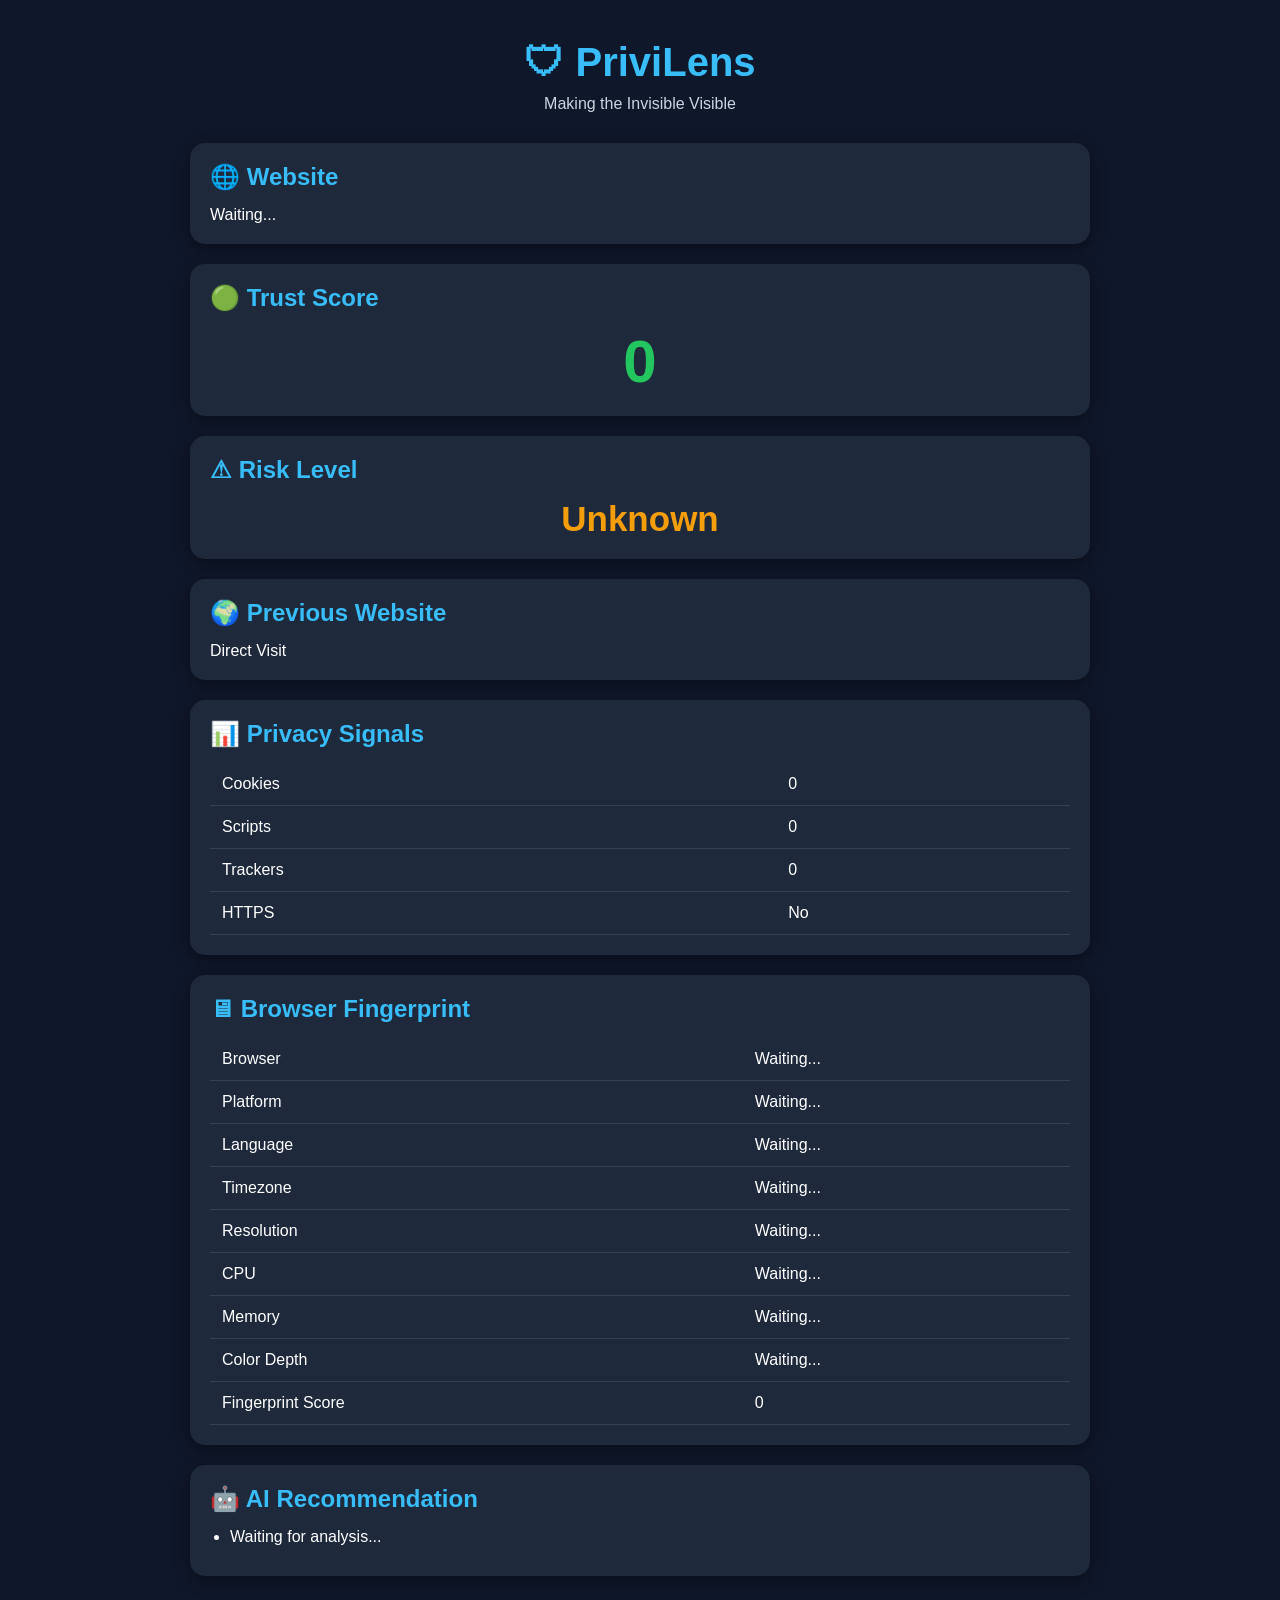
<file: web/index.html>
<!DOCTYPE html>
<html lang="en">

<head>

    <meta charset="UTF-8">

    <meta name="viewport" content="width=device-width, initial-scale=1.0">

    <title>PriviLens Dashboard</title>

    <link rel="stylesheet" href="style.css">

</head>

<body>

    <div class="container">

        <!-- HEADER -->

        <header>

            <h1>🛡 PriviLens</h1>

            <p>Making the Invisible Visible</p>

        </header>

        <!-- WEBSITE -->

        <section class="card">

            <h2>🌐 Website</h2>

            <p id="website">Waiting...</p>

        </section>

        <!-- TRUST SCORE -->

        <section class="card">

            <h2>🟢 Trust Score</h2>

            <h1 id="trustScore">0</h1>

        </section>

        <!-- RISK -->

        <section class="card">

            <h2>⚠ Risk Level</h2>

            <h3 id="riskLevel">Unknown</h3>

        </section>

        <!-- REFERRER -->

        <section class="card">

            <h2>🌍 Previous Website</h2>

            <p id="referrer">Direct Visit</p>

        </section>

        <!-- PRIVACY SIGNALS -->

        <section class="card">

            <h2>📊 Privacy Signals</h2>

            <table>

                <tr>
                    <td>Cookies</td>
                    <td id="cookies">0</td>
                </tr>

                <tr>
                    <td>Scripts</td>
                    <td id="scripts">0</td>
                </tr>

                <tr>
                    <td>Trackers</td>
                    <td id="trackers">0</td>
                </tr>

                <tr>
                    <td>HTTPS</td>
                    <td id="https">No</td>
                </tr>

            </table>

        </section>

        <!-- BROWSER -->

        <section class="card">

            <h2>🖥 Browser Fingerprint</h2>

            <table>

                <tr>
                    <td>Browser</td>
                    <td id="browser">Waiting...</td>
                </tr>

                <tr>
                    <td>Platform</td>
                    <td id="platform">Waiting...</td>
                </tr>

                <tr>
                    <td>Language</td>
                    <td id="language">Waiting...</td>
                </tr>

                <tr>
                    <td>Timezone</td>
                    <td id="timezone">Waiting...</td>
                </tr>

                <tr>
                    <td>Resolution</td>
                    <td id="resolution">Waiting...</td>
                </tr>

                <tr>
                    <td>CPU</td>
                    <td id="cpu">Waiting...</td>
                </tr>

                <tr>
                    <td>Memory</td>
                    <td id="memory">Waiting...</td>
                </tr>

                <tr>
                    <td>Color Depth</td>
                    <td id="colorDepth">Waiting...</td>
                </tr>

                <tr>
                    <td>Fingerprint Score</td>
                    <td id="fingerprintScore">0</td>
                </tr>

            </table>

        </section>

        <!-- AI -->

        <section class="card">

            <h2>🤖 AI Recommendation</h2>

            <ul id="recommendation">

                <li>Waiting for analysis...</li>

            </ul>

        </section>

    </div>

    <script src="script.js"></script>

</body>

</html>
</file>
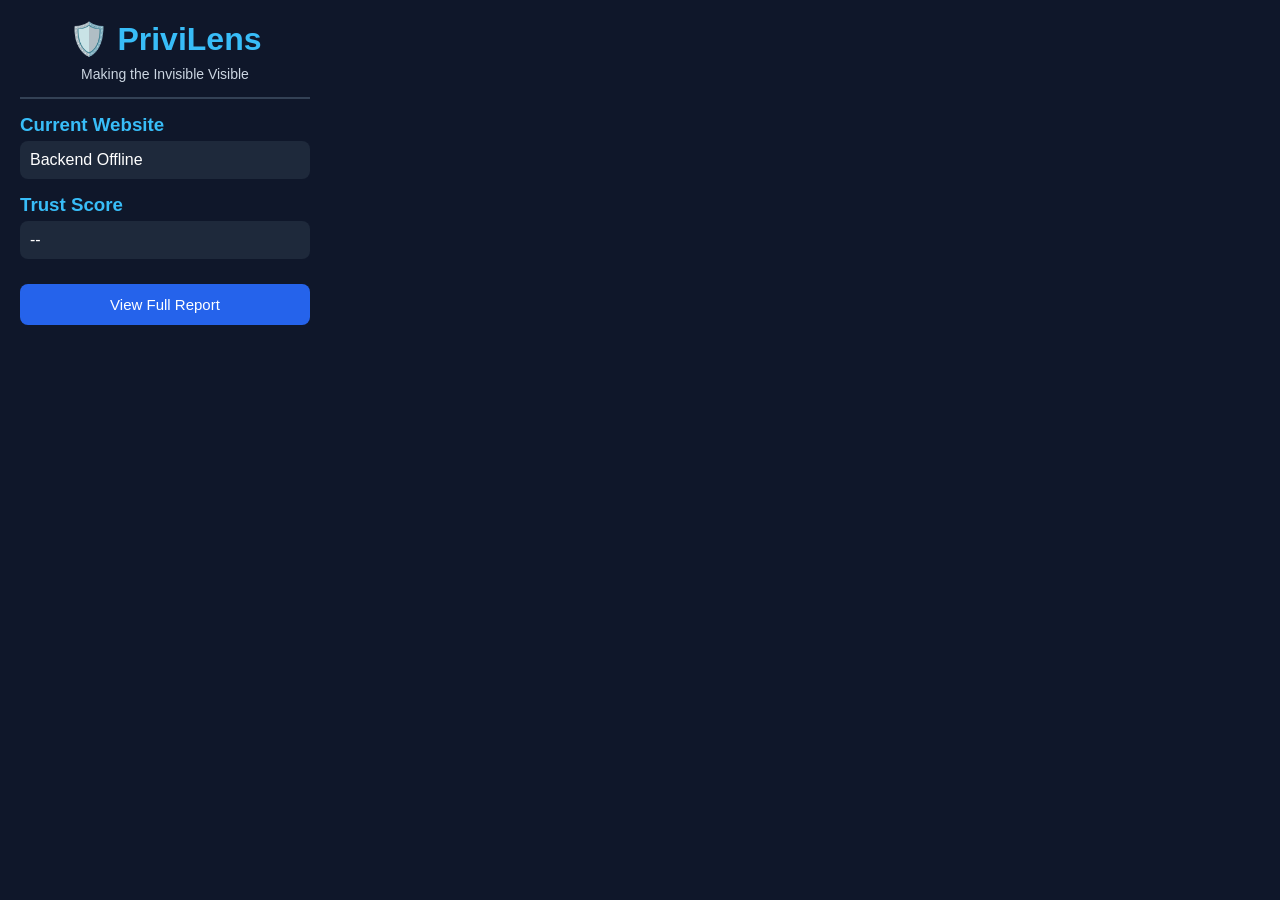
<file: extension/popup.html>
<!DOCTYPE html>
<html lang="en">

<head>
    <meta charset="UTF-8">
    <meta name="viewport" content="width=device-width, initial-scale=1.0">
    <title>PriviLens</title>

    <link rel="stylesheet" href="popup.css">
</head>

<body>

    <div class="container">

        <h1>🛡️ PriviLens</h1>

        <p class="tagline">
            Making the Invisible Visible
        </p>

        <hr>

        <h3>Current Website</h3>

        <p id="website">
            Detecting...
        </p>

        <h3>Trust Score</h3>

        <p id="score">
            Calculating...
        </p>

        <button id="viewReport">
            View Full Report
        </button>

    </div>

    <script src="popup.js"></script>

</body>

</html>
</file>
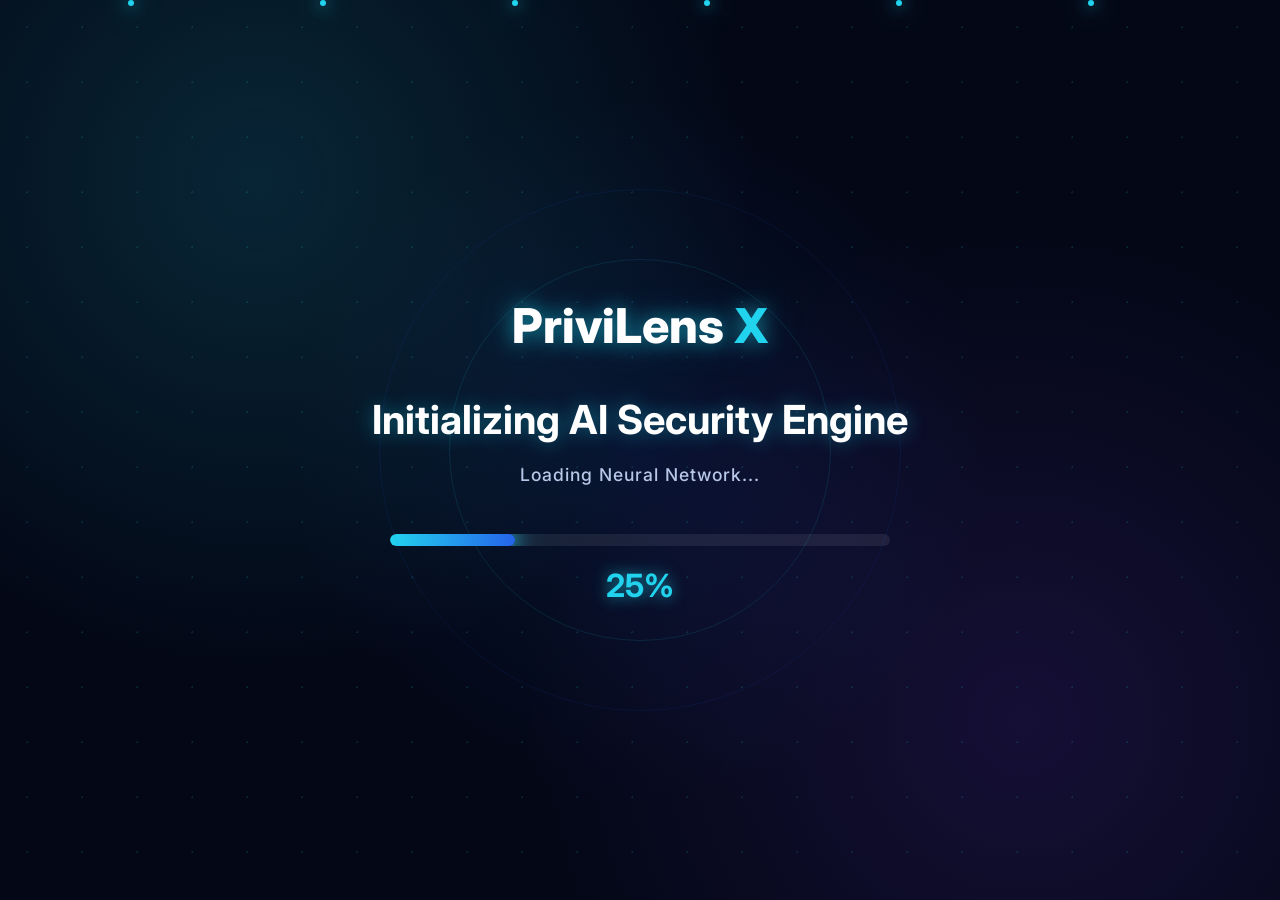
<file: frontend/pages/boot.html>
<!DOCTYPE html>

<html lang="en">

<head>

<meta charset="UTF-8">

<meta
name="viewport"
content="width=device-width, initial-scale=1.0">

<title>PriviLens X | Booting...</title>

<link
rel="stylesheet"
href="../css/boot.css">

<link
href="https://fonts.googleapis.com/css2?family=Inter:wght@300;400;600;700;800&display=swap"
rel="stylesheet">

</head>

<body>

<div class="background">

    <span></span>

    <span></span>

    <span></span>

    <span></span>

    <span></span>

    <span></span>

</div>

<div class="bootContainer">

    <div class="logo">

        PriviLens <span>X</span>

    </div>

    <h1>

        Initializing AI Security Engine

    </h1>

    <p id="bootMessage">

        Starting...

    </p>

    <div class="progress">

        <div class="progressFill"></div>

    </div>

    <div class="percentage">

        0%

    </div>

</div>

<script src="../js/boot.js"></script>

</body>

</html>
</file>
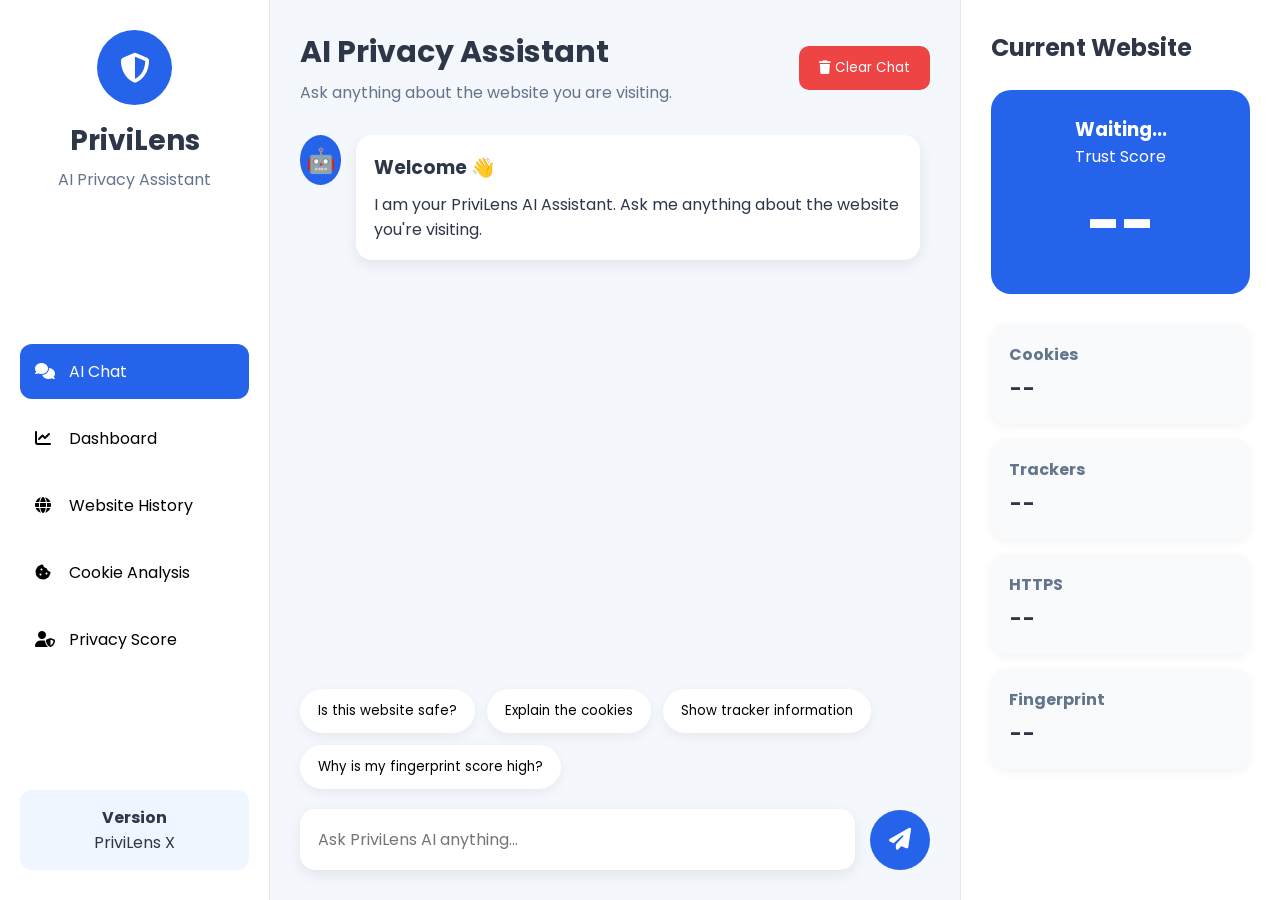
<file: frontend/pages/chat.html>
<!DOCTYPE html>
<html lang="en">

<head>

    <meta charset="UTF-8">

    <meta name="viewport"
          content="width=device-width, initial-scale=1.0">

    <title>PriviLens AI Assistant</title>

    <link rel="stylesheet"
      href="../css/chat.css">

    <link href="https://fonts.googleapis.com/css2?family=Poppins:wght@300;400;500;600;700&display=swap"
          rel="stylesheet">

    <link rel="stylesheet"
          href="https://cdnjs.cloudflare.com/ajax/libs/font-awesome/6.6.0/css/all.min.css">

</head>

<body>

<div class="main-container">

    <!-- ========================================= -->
    <!-- LEFT SIDEBAR -->
    <!-- ========================================= -->

    <aside class="sidebar">

        <div class="logo-area">

            <div class="logo-circle">

                <i class="fa-solid fa-shield-halved"></i>

            </div>

            <h2>PriviLens</h2>

            <p>AI Privacy Assistant</p>

        </div>

        <div class="menu">

            <button class="menu-btn active">

                <i class="fa-solid fa-comments"></i>

                AI Chat

            </button>

            <button class="menu-btn">

                <i class="fa-solid fa-chart-line"></i>

                Dashboard

            </button>

            <button class="menu-btn">

                <i class="fa-solid fa-globe"></i>

                Website History

            </button>

            <button class="menu-btn">

                <i class="fa-solid fa-cookie-bite"></i>

                Cookie Analysis

            </button>

            <button class="menu-btn">

                <i class="fa-solid fa-user-shield"></i>

                Privacy Score

            </button>

        </div>

        <div class="bottom-info">

            <p>

                <strong>Version</strong>

                <br>

                PriviLens X

            </p>

        </div>

    </aside>

    <!-- ========================================= -->
    <!-- CHAT AREA -->
    <!-- ========================================= -->

    <section class="chat-section">

        <!-- Header -->

        <div class="chat-header">

            <div>

                <h1>

                    AI Privacy Assistant

                </h1>

                <p>

                    Ask anything about the website you are visiting.

                </p>

            </div>

            <button id="clearChat">

                <i class="fa-solid fa-trash"></i>

                Clear Chat

            </button>

        </div>

        <!-- Messages -->

        <div class="chat-box"
             id="chatBox">

            <!-- AI Welcome -->

            <div class="message ai-message">

                <div class="avatar ai">

                    🤖

                </div>

                <div class="bubble">

                    <h3>

                        Welcome 👋

                    </h3>

                    <p>

                        I am your PriviLens AI Assistant.

                        Ask me anything about the website you're visiting.

                    </p>

                </div>

            </div>

        </div>

        <!-- Suggested Questions -->

        <div class="suggestions">

            <button class="suggestion">

                Is this website safe?

            </button>

            <button class="suggestion">

                Explain the cookies

            </button>

            <button class="suggestion">

                Show tracker information

            </button>

            <button class="suggestion">

                Why is my fingerprint score high?

            </button>

        </div>

        <!-- Input -->

        <div class="input-area">

            <textarea

                id="question"

                rows="1"

                placeholder="Ask PriviLens AI anything..."></textarea>

            <button id="sendButton">

                <i class="fa-solid fa-paper-plane"></i>

            </button>

        </div>

    </section>

    <!-- ========================================= -->
    <!-- RIGHT PANEL -->
    <!-- ========================================= -->

    <aside class="right-panel">

        <h2>

            Current Website

        </h2>

        <div class="website-card">

            <h3 id="websiteName">

                Waiting...

            </h3>

            <p>

                Trust Score

            </p>

            <h1 id="trustScore">

                --

            </h1>

        </div>

        <div class="quick-info">

            <div class="info-card">

                <h4>

                    Cookies

                </h4>

                <p id="cookieCount">

                    --

                </p>

            </div>

            <div class="info-card">

                <h4>

                    Trackers

                </h4>

                <p id="trackerCount">

                    --

                </p>

            </div>

            <div class="info-card">

                <h4>

                    HTTPS

                </h4>

                <p id="httpsStatus">

                    --

                </p>

            </div>

            <div class="info-card">

                <h4>

                    Fingerprint

                </h4>

                <p id="fingerprintRisk">

                    --

                </p>

            </div>

        </div>

    </aside>

</div>

<script src="../js/chat.js"></script>

</body>

</html>
</file>
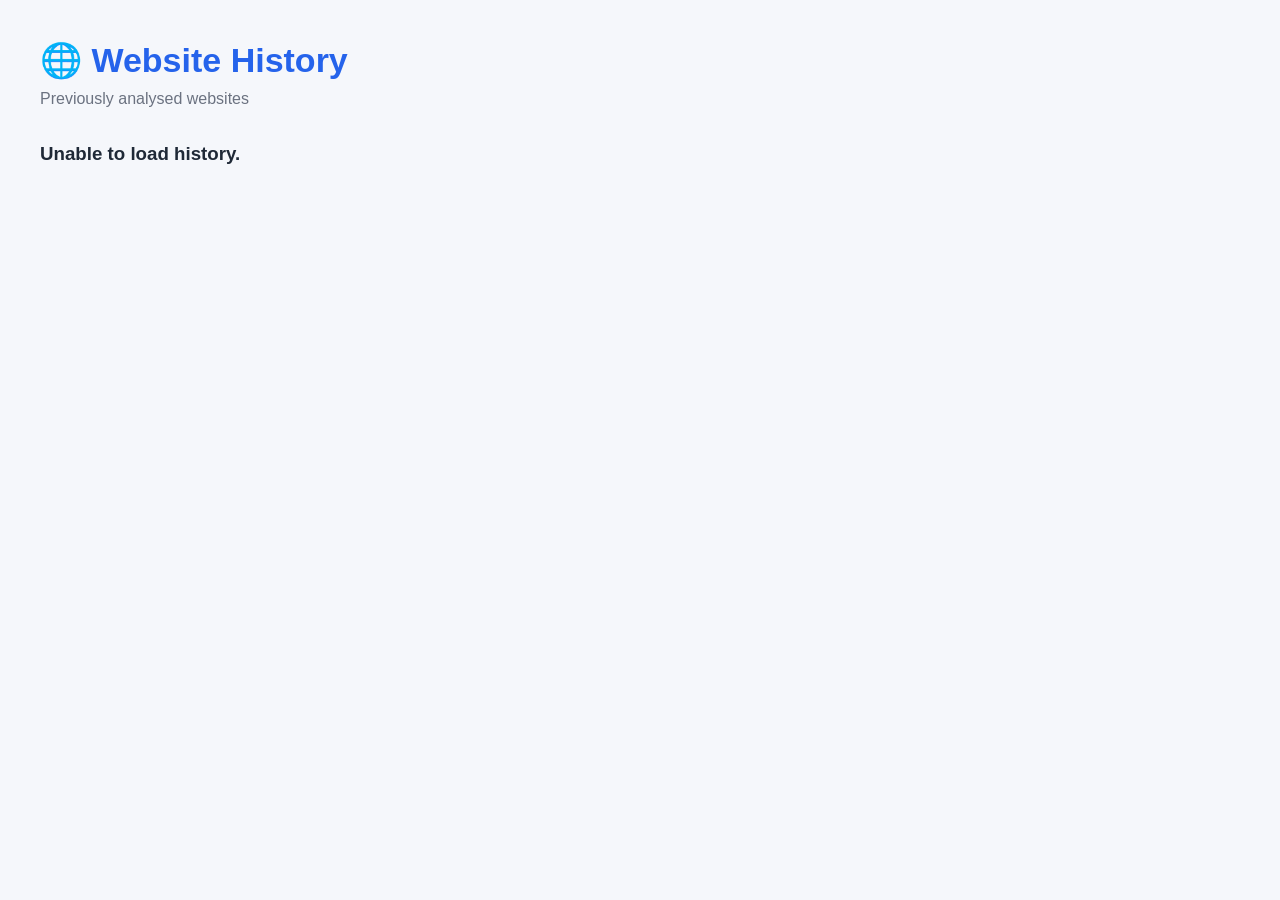
<file: frontend/pages/history.html>
<!DOCTYPE html>
<html lang="en">

<head>

    <meta charset="UTF-8">

    <meta name="viewport"
          content="width=device-width, initial-scale=1.0">

    <title>PriviLens | Website History</title>

    <link rel="stylesheet"
          href="../css/history.css">

</head>

<body>

    <div class="container">

        <h1>🌐 Website History</h1>

        <p>
            Previously analysed websites
        </p>

        <div id="historyContainer">

            Loading...

        </div>

    </div>

    <script src="../js/history.js"></script>

</body>

</html>
</file>
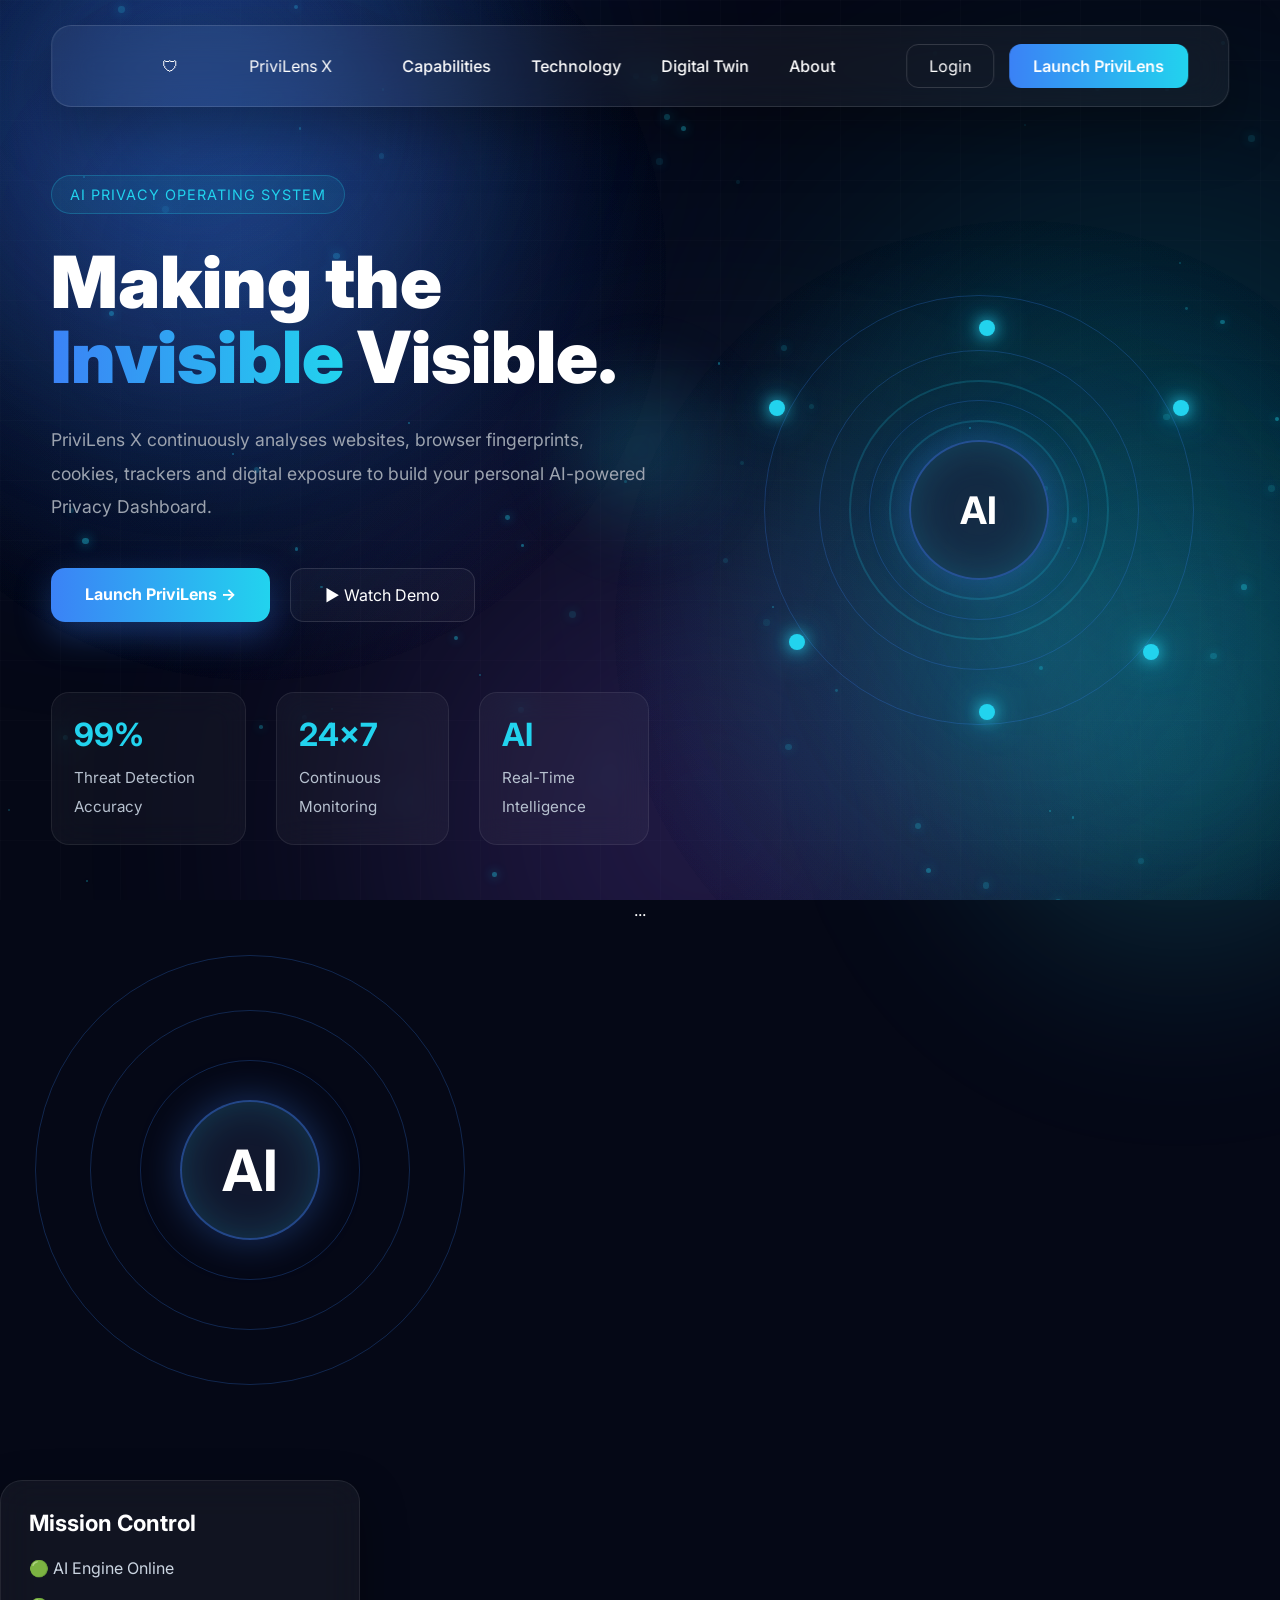
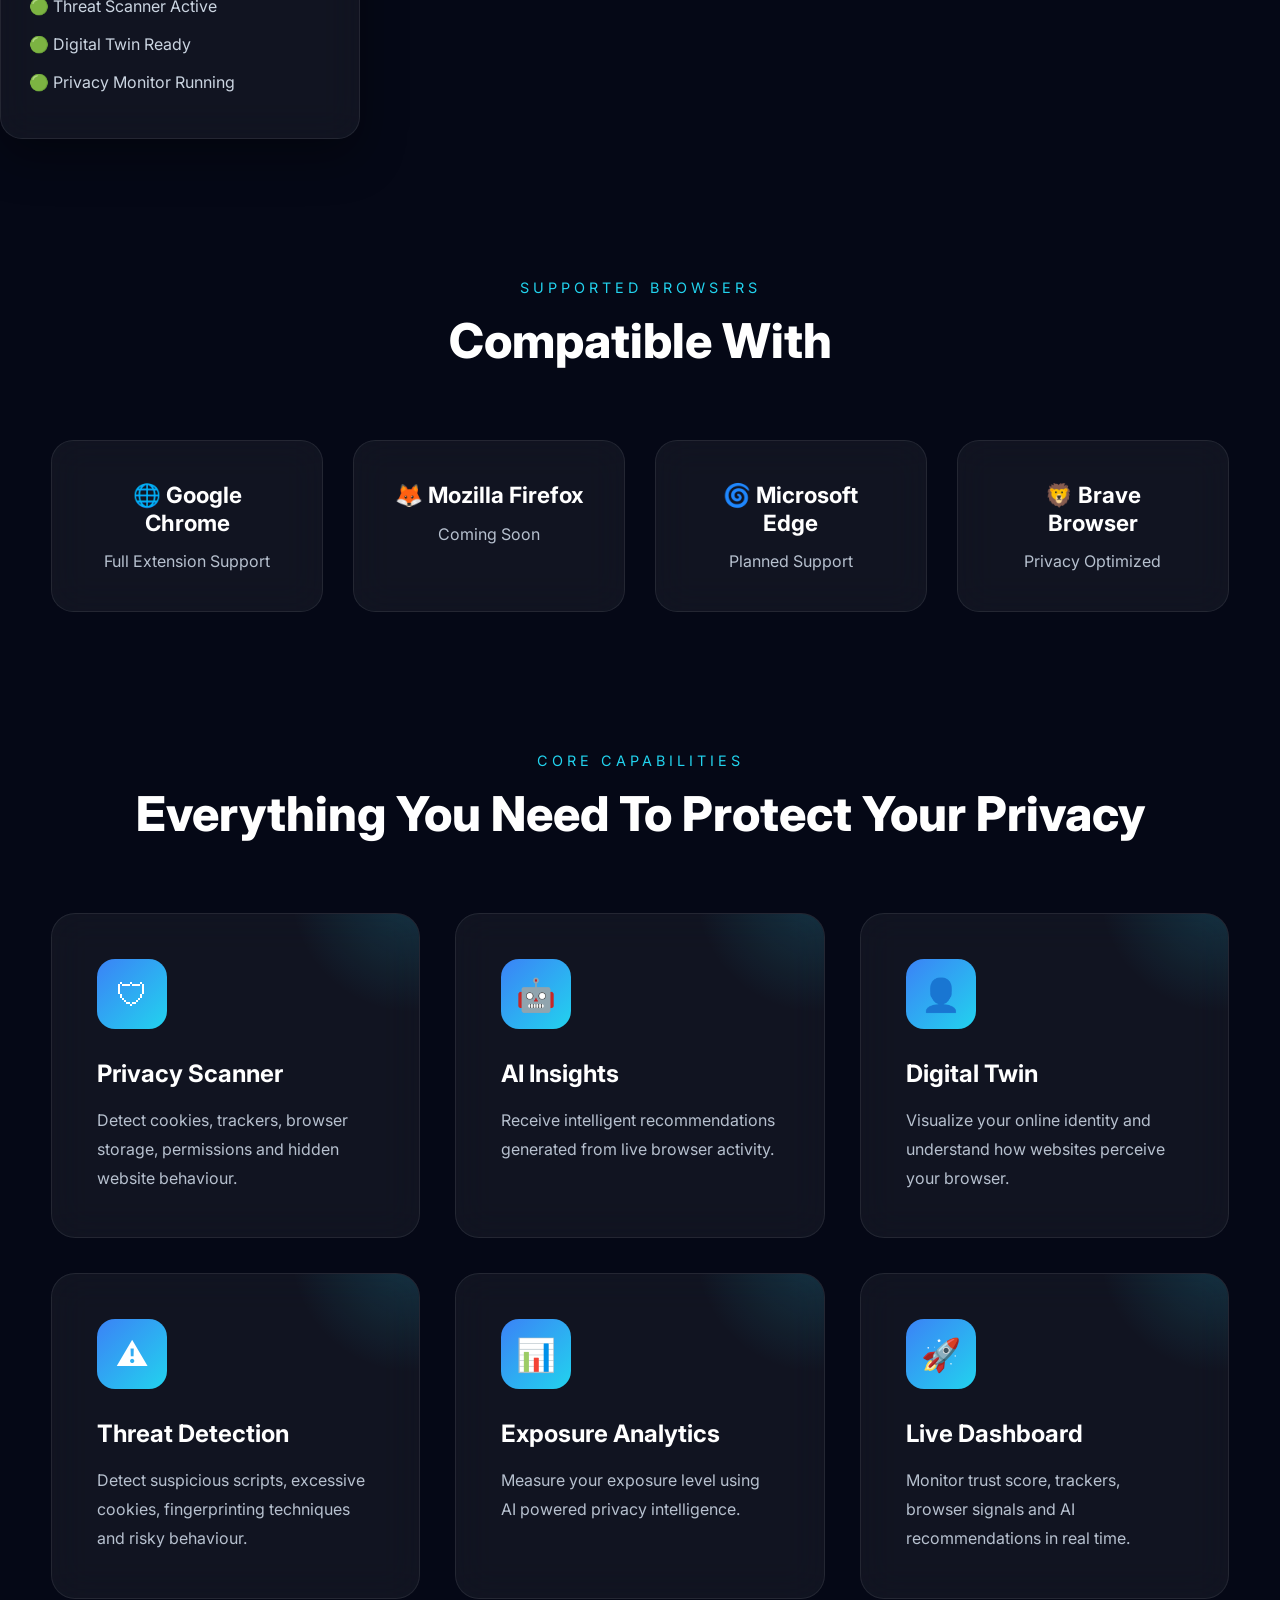
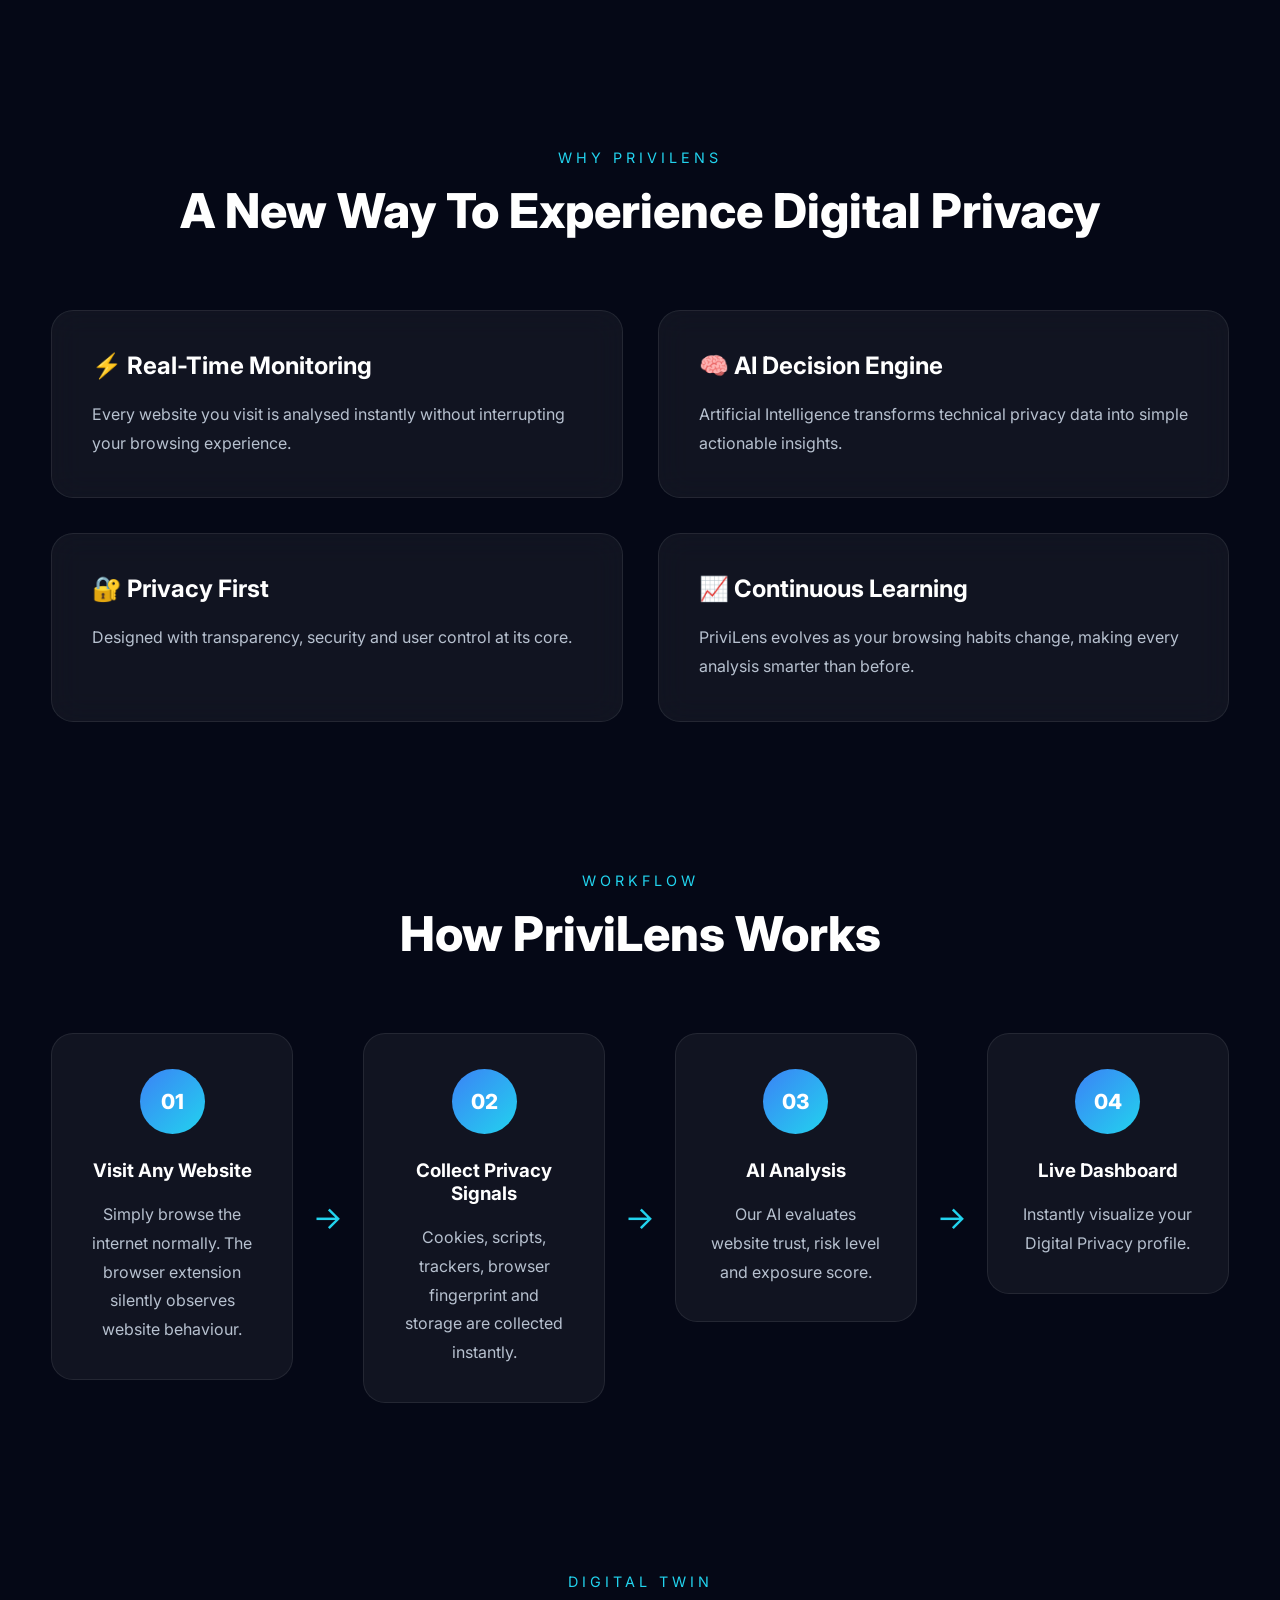
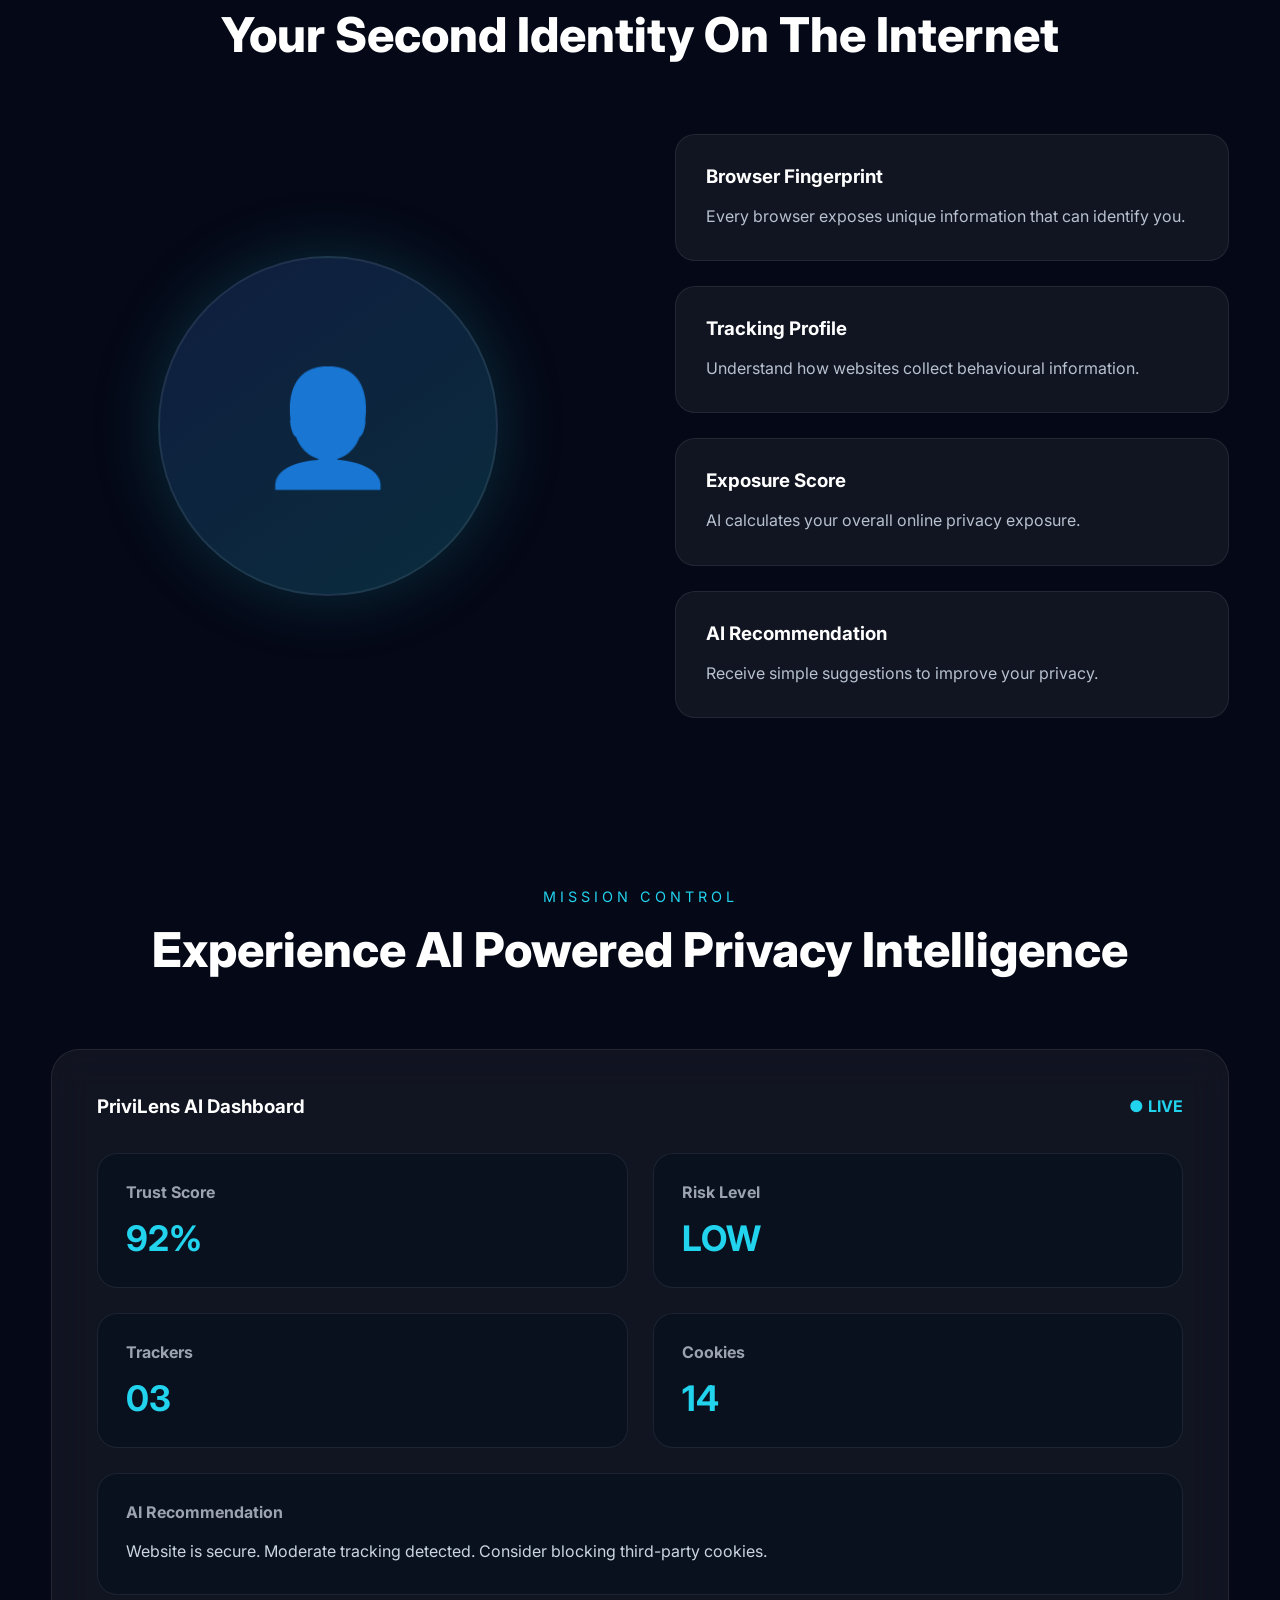
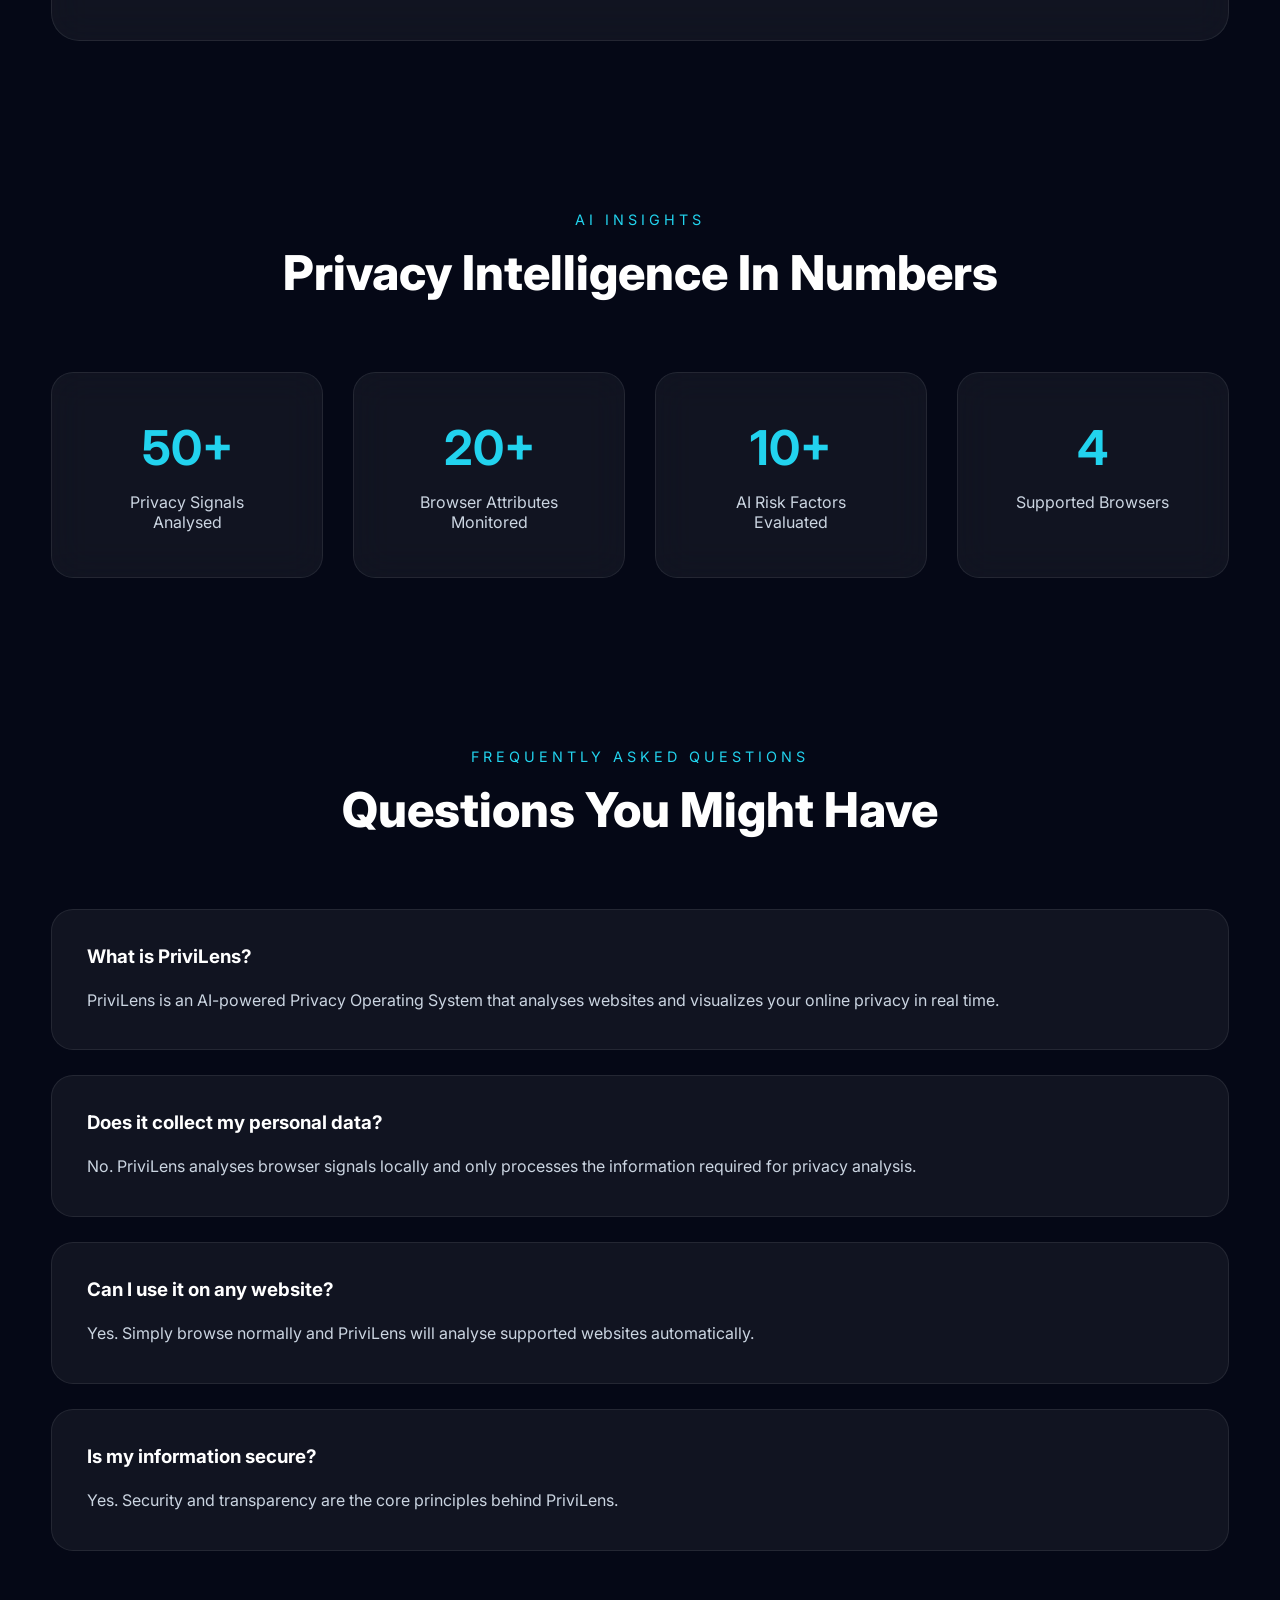
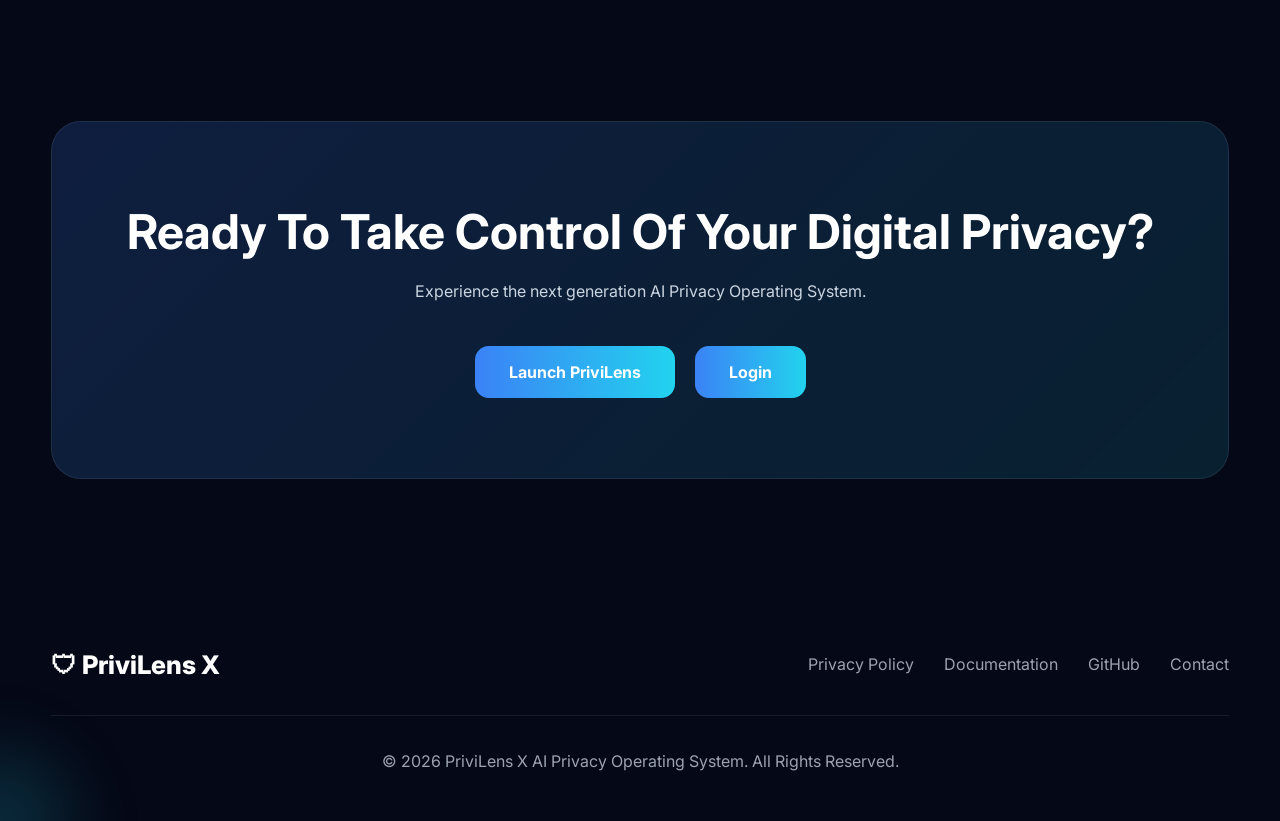
<file: frontend/pages/landing.html>
<!DOCTYPE html>
<html lang="en">

<head>

    <meta charset="UTF-8">

    <meta name="viewport" content="width=device-width, initial-scale=1.0">

    <title>PriviLens X | AI Privacy Operating System</title>

    <meta name="description"
        content="PriviLens X is an AI-powered Privacy Operating System that reveals hidden trackers, browser fingerprints and digital exposure.">

    <meta name="keywords"
        content="Privacy, AI, Cybersecurity, Browser Security, Digital Twin, Trackers">

    <link rel="preconnect" href="https://fonts.googleapis.com">

    <link rel="preconnect" href="https://fonts.gstatic.com" crossorigin>

    <link href="https://fonts.googleapis.com/css2?family=Inter:wght@300;400;500;600;700;800;900&display=swap"
        rel="stylesheet">

    <link rel="stylesheet" href="../css/landing.css">

</head>

<body>

    <!-- =========================== -->
    <!-- Animated Background -->
    <!-- =========================== -->

    <div id="particles"></div>
    <div class="aurora">

    <div class="auroraBlob blob1"></div>

    <div class="auroraBlob blob2"></div>

    <div class="auroraBlob blob3"></div>

</div>

<div class="gridBackground"></div>

<div class="backgroundGlow"></div>

<div class="cursorGlow"></div>

    <div class="backgroundGlow"></div>

    <!-- =========================== -->
    <!-- Navigation -->
    <!-- =========================== -->

    <header>

        <nav class="navbar" id="navbar">
            <div class="logo"></div>
            
            
                <span>🛡</span>

                PriviLens X

            </div>

            <ul class="navLinks">

                <li><a href="#features">Capabilities</a></li>

                <li><a href="#technology">Technology</a></li>

                <li><a href="#digitalTwin">Digital Twin</a></li>

                <li><a href="#about">About</a></li>

            </ul>

            <div class="navButtons">

                <a href="login.html" class="loginBtn">

                    Login

                </a>

                <a href="signup.html" class="launchBtn">

                    Launch PriviLens

                </a>

            </div>

        </nav>

    </header>

    <!-- =========================== -->
<!-- =========================== -->
<!-- Hero -->
<!-- =========================== -->

<main>

<section class="hero">

    <!-- LEFT SIDE -->

    <div class="heroLeft">

        <div class="heroBadge">

            AI PRIVACY OPERATING SYSTEM

        </div>

        <h1>

            Making the

            <span>Invisible</span>

            Visible.

        </h1>

        <p>

            PriviLens X continuously analyses websites,
            browser fingerprints, cookies, trackers and
            digital exposure to build your personal
            AI-powered Privacy Dashboard.

        </p>

        <div class="heroButtons">

            <a href="signup.html" class="primaryButton">

                Launch PriviLens →

            </a>

            <a href="#" class="secondaryButton">

                ▶ Watch Demo

            </a>

        </div>

        <div class="heroStats">

            <div>

                <h2>99%</h2>

                <p>Threat Detection Accuracy</p>

            </div>

            <div>

                <h2>24×7</h2>

                <p>Continuous Monitoring</p>

            </div>

            <div>

                <h2>AI</h2>

                <p>Real-Time Intelligence</p>

            </div>

        </div>

    </div>


    <!-- RIGHT SIDE -->

    <div class="heroRight">

        <div class="aiCore">

            <!-- Orbit Rings -->

            <div class="orbit orbit1"></div>

            <div class="orbit orbit2"></div>

            <div class="orbit orbit3"></div>

            <!-- Energy Waves -->

            <div class="wave wave1"></div>

            <div class="wave wave2"></div>

            <!-- AI Core -->

            <div class="core">

                <span>AI</span>

            </div>

            <!-- Orbit Nodes -->

            <div class="node n1"></div>

            <div class="node n2"></div>

            <div class="node n3"></div>

            <div class="node n4"></div>

            <div class="node n5"></div>

            <div class="node n6"></div>

        </div>

    </div>

</section>

</main>

            <!-- =========================== -->
            <!-- AI Core -->
            <!-- =========================== -->

            <div class="heroRight">

                 <div class="aiContainer">
                 ...

                </div>

            </div>

                <div class="aiCore">

                    <div class="orbit orbit1"></div>

                    <div class="orbit orbit2"></div>

                    <div class="orbit orbit3"></div>

                    <div class="core">

                        <h2>AI</h2>

                    </div>

                </div>

                <div class="statusCard">

                    <h3>Mission Control</h3>

                    <ul>

                        <li>🟢 AI Engine Online</li>

                        <li>🟢 Threat Scanner Active</li>

                        <li>🟢 Digital Twin Ready</li>

                        <li>🟢 Privacy Monitor Running</li>

                    </ul>

                </div>

            </div>

        </section>
            <!-- ====================================== -->
    <!-- Compatible With -->
    <!-- ====================================== -->

    <section class="compatible" id="technology">

        <div class="sectionTitle">

            <p>SUPPORTED BROWSERS</p>

            <h2>Compatible With</h2>

        </div>

        <div class="browserGrid">

            <div class="browserCard">

                <h3>🌐 Google Chrome</h3>

                <p>Full Extension Support</p>

            </div>

            <div class="browserCard">

                <h3>🦊 Mozilla Firefox</h3>

                <p>Coming Soon</p>

            </div>

            <div class="browserCard">

                <h3>🌀 Microsoft Edge</h3>

                <p>Planned Support</p>

            </div>

            <div class="browserCard">

                <h3>🦁 Brave Browser</h3>

                <p>Privacy Optimized</p>

            </div>

        </div>

    </section>


    <!-- ====================================== -->
    <!-- Core Capabilities -->
    <!-- ====================================== -->

    <section class="features" id="features">

        <div class="sectionTitle">

            <p>CORE CAPABILITIES</p>

            <h2>Everything You Need To Protect Your Privacy</h2>

        </div>

        <div class="featureGrid">

            <div class="featureCard">

                <div class="featureIcon">🛡</div>

                <h3>Privacy Scanner</h3>

                <p>

                    Detect cookies, trackers, browser storage,
                    permissions and hidden website behaviour.

                </p>

            </div>

            <div class="featureCard">

                <div class="featureIcon">🤖</div>

                <h3>AI Insights</h3>

                <p>

                    Receive intelligent recommendations generated
                    from live browser activity.

                </p>

            </div>

            <div class="featureCard">

                <div class="featureIcon">👤</div>

                <h3>Digital Twin</h3>

                <p>

                    Visualize your online identity and understand
                    how websites perceive your browser.

                </p>

            </div>

            <div class="featureCard">

                <div class="featureIcon">⚠</div>

                <h3>Threat Detection</h3>

                <p>

                    Detect suspicious scripts, excessive cookies,
                    fingerprinting techniques and risky behaviour.

                </p>

            </div>

            <div class="featureCard">

                <div class="featureIcon">📊</div>

                <h3>Exposure Analytics</h3>

                <p>

                    Measure your exposure level using AI powered
                    privacy intelligence.

                </p>

            </div>

            <div class="featureCard">

                <div class="featureIcon">🚀</div>

                <h3>Live Dashboard</h3>

                <p>

                    Monitor trust score, trackers, browser signals
                    and AI recommendations in real time.

                </p>

            </div>

        </div>

    </section>


    <!-- ====================================== -->
    <!-- Why PriviLens -->
    <!-- ====================================== -->

    <section class="whySection" id="about">

        <div class="sectionTitle">

            <p>WHY PRIVILENS</p>

            <h2>

                A New Way To Experience
                Digital Privacy

            </h2>

        </div>

        <div class="whyGrid">

            <div class="whyCard">

                <h3>⚡ Real-Time Monitoring</h3>

                <p>

                    Every website you visit is analysed instantly
                    without interrupting your browsing experience.

                </p>

            </div>

            <div class="whyCard">

                <h3>🧠 AI Decision Engine</h3>

                <p>

                    Artificial Intelligence transforms technical
                    privacy data into simple actionable insights.

                </p>

            </div>

            <div class="whyCard">

                <h3>🔐 Privacy First</h3>

                <p>

                    Designed with transparency, security and user
                    control at its core.

                </p>

            </div>

            <div class="whyCard">

                <h3>📈 Continuous Learning</h3>

                <p>

                    PriviLens evolves as your browsing habits change,
                    making every analysis smarter than before.

                </p>

            </div>

        </div>

    </section>
        <!-- ====================================== -->
    <!-- HOW IT WORKS -->
    <!-- ====================================== -->

    <section class="workflowSection">

        <div class="sectionTitle">

            <p>WORKFLOW</p>

            <h2>How PriviLens Works</h2>

        </div>

        <div class="workflow">

            <div class="step">

                <div class="stepNumber">01</div>

                <h3>Visit Any Website</h3>

                <p>

                    Simply browse the internet normally.
                    The browser extension silently observes
                    website behaviour.

                </p>

            </div>

            <div class="arrow">→</div>

            <div class="step">

                <div class="stepNumber">02</div>

                <h3>Collect Privacy Signals</h3>

                <p>

                    Cookies, scripts, trackers,
                    browser fingerprint and storage
                    are collected instantly.

                </p>

            </div>

            <div class="arrow">→</div>

            <div class="step">

                <div class="stepNumber">03</div>

                <h3>AI Analysis</h3>

                <p>

                    Our AI evaluates website trust,
                    risk level and exposure score.

                </p>

            </div>

            <div class="arrow">→</div>

            <div class="step">

                <div class="stepNumber">04</div>

                <h3>Live Dashboard</h3>

                <p>

                    Instantly visualize your
                    Digital Privacy profile.

                </p>

            </div>

        </div>

    </section>


    <!-- ====================================== -->
    <!-- DIGITAL TWIN -->
    <!-- ====================================== -->

    <section class="digitalTwin" id="digitalTwin">

        <div class="sectionTitle">

            <p>DIGITAL TWIN</p>

            <h2>Your Second Identity On The Internet</h2>

        </div>

        <div class="digitalContainer">

            <div class="digitalLeft">

                <div class="human">

                    👤

                </div>

            </div>

            <div class="digitalRight">

                <div class="infoCard">

                    <h3>Browser Fingerprint</h3>

                    <p>

                        Every browser exposes unique
                        information that can identify you.

                    </p>

                </div>

                <div class="infoCard">

                    <h3>Tracking Profile</h3>

                    <p>

                        Understand how websites
                        collect behavioural information.

                    </p>

                </div>

                <div class="infoCard">

                    <h3>Exposure Score</h3>

                    <p>

                        AI calculates your overall
                        online privacy exposure.

                    </p>

                </div>

                <div class="infoCard">

                    <h3>AI Recommendation</h3>

                    <p>

                        Receive simple suggestions
                        to improve your privacy.

                    </p>

                </div>

            </div>

        </div>

    </section>


    <!-- ====================================== -->
    <!-- LIVE DASHBOARD PREVIEW -->
    <!-- ====================================== -->

    <section class="dashboardPreview">

        <div class="sectionTitle">

            <p>MISSION CONTROL</p>

            <h2>Experience AI Powered Privacy Intelligence</h2>

        </div>

        <div class="dashboardMock">

            <div class="mockHeader">

                <h3>PriviLens AI Dashboard</h3>

                <span>● LIVE</span>

            </div>

            <div class="mockGrid">

                <div class="mockCard">

                    <h4>Trust Score</h4>

                    <h2>92%</h2>

                </div>

                <div class="mockCard">

                    <h4>Risk Level</h4>

                    <h2>LOW</h2>

                </div>

                <div class="mockCard">

                    <h4>Trackers</h4>

                    <h2>03</h2>

                </div>

                <div class="mockCard">

                    <h4>Cookies</h4>

                    <h2>14</h2>

                </div>

                <div class="mockCard wide">

                    <h4>AI Recommendation</h4>

                    <p>

                        Website is secure.
                        Moderate tracking detected.
                        Consider blocking third-party cookies.

                    </p>

                </div>

            </div>

        </div>

    </section>
        <!-- ====================================== -->
    <!-- STATISTICS -->
    <!-- ====================================== -->

    <section class="statisticsSection">

        <div class="sectionTitle">

            <p>AI INSIGHTS</p>

            <h2>Privacy Intelligence In Numbers</h2>

        </div>

        <div class="statisticsGrid">

            <div class="statCard">

                <h1>50+</h1>

                <p>Privacy Signals Analysed</p>

            </div>

            <div class="statCard">

                <h1>20+</h1>

                <p>Browser Attributes Monitored</p>

            </div>

            <div class="statCard">

                <h1>10+</h1>

                <p>AI Risk Factors Evaluated</p>

            </div>

            <div class="statCard">

                <h1>4</h1>

                <p>Supported Browsers</p>

            </div>

        </div>

    </section>



    <!-- ====================================== -->
    <!-- FAQ -->
    <!-- ====================================== -->

    <section class="faqSection">

        <div class="sectionTitle">

            <p>FREQUENTLY ASKED QUESTIONS</p>

            <h2>Questions You Might Have</h2>

        </div>

        <div class="faqContainer">

            <div class="faqCard">

                <h3>What is PriviLens?</h3>

                <p>

                    PriviLens is an AI-powered Privacy Operating
                    System that analyses websites and visualizes
                    your online privacy in real time.

                </p>

            </div>

            <div class="faqCard">

                <h3>Does it collect my personal data?</h3>

                <p>

                    No. PriviLens analyses browser signals locally
                    and only processes the information required for
                    privacy analysis.

                </p>

            </div>

            <div class="faqCard">

                <h3>Can I use it on any website?</h3>

                <p>

                    Yes.
                    Simply browse normally and PriviLens will
                    analyse supported websites automatically.

                </p>

            </div>

            <div class="faqCard">

                <h3>Is my information secure?</h3>

                <p>

                    Yes.
                    Security and transparency are the core
                    principles behind PriviLens.

                </p>

            </div>

        </div>

    </section>



    <!-- ====================================== -->
    <!-- CALL TO ACTION -->
    <!-- ====================================== -->

    <section class="ctaSection">

        <h2>

            Ready To Take Control Of
            Your Digital Privacy?

        </h2>

        <p>

            Experience the next generation
            AI Privacy Operating System.

        </p>

        <div class="ctaButtons">

            <a href="signup.html">

                Launch PriviLens

            </a>

            <a href="login.html">

                Login

            </a>

        </div>

    </section>

</main>



<!-- ====================================== -->
<!-- FOOTER -->
<!-- ====================================== -->

<footer>

    <div class="footerTop">

        <div class="footerLogo">

            🛡 PriviLens X

        </div>

        <div class="footerLinks">

            <a href="#">Privacy Policy</a>

            <a href="#">Documentation</a>

            <a href="#">GitHub</a>

            <a href="#">Contact</a>

        </div>

    </div>

    <hr>

    <div class="footerBottom">

        <p>

            © 2026 PriviLens X

            AI Privacy Operating System.

            All Rights Reserved.

        </p>

    </div>

</footer>

<script src="../js/particles.js"></script>

<script src="../js/cursor.js"></script>

<script src="../js/scroll.js"></script>

<script src="../js/landing.js"></script>
</body>
<div id="particles"></div>

<div class="backgroundGlow"></div>

<div class="cursorGlow"></div>
</html>
</file>
<file: web/style.css>
*{
    margin:0;
    padding:0;
    box-sizing:border-box;
    font-family:Arial, Helvetica, sans-serif;
}

body{

    background:#0f172a;
    color:white;

    display:flex;
    justify-content:center;

    padding:40px;
}

.container{

    width:900px;
}

header{

    text-align:center;

    margin-bottom:30px;
}

header h1{

    font-size:40px;

    color:#38bdf8;
}

header p{

    color:#cbd5e1;

    margin-top:10px;
}

.card{

    background:#1e293b;

    padding:20px;

    border-radius:15px;

    margin-bottom:20px;

    box-shadow:0px 5px 15px rgba(0,0,0,0.4);
}

.card h2{

    color:#38bdf8;

    margin-bottom:15px;
}

#trustScore{

    font-size:60px;

    color:#22c55e;

    text-align:center;
}

#riskLevel{

    text-align:center;

    font-size:35px;

    color:#f59e0b;
}

table{

    width:100%;

    border-collapse:collapse;
}

td{

    padding:12px;

    border-bottom:1px solid #334155;
}

ul{

    padding-left:20px;
}

li{

    margin-bottom:10px;
}
</file>
<file: extension/popup.css>
/* Reset */
* {
    margin: 0;
    padding: 0;
    box-sizing: border-box;
}

/* Popup Body */
body {
    width: 330px;
    background: #0f172a;
    color: white;
    font-family: Arial, Helvetica, sans-serif;
}

/* Main Container */
.container {
    padding: 20px;
}

/* Heading */
h1 {
    text-align: center;
    color: #38bdf8;
    margin-bottom: 8px;
}

/* Tagline */
.tagline {
    text-align: center;
    color: #cbd5e1;
    font-size: 14px;
    margin-bottom: 15px;
}

/* Line */
hr {
    border: 1px solid #334155;
    margin-bottom: 15px;
}

/* Sub Headings */
h3 {
    color: #38bdf8;
    margin-top: 15px;
    margin-bottom: 5px;
}

/* Website & Score */
#website,
#score {
    background: #1e293b;
    padding: 10px;
    border-radius: 8px;
    margin-bottom: 10px;
}

/* Button */
button {
    width: 100%;
    padding: 12px;
    margin-top: 15px;
    background: #2563eb;
    color: white;
    border: none;
    border-radius: 8px;
    font-size: 15px;
    cursor: pointer;
}

/* Button Hover */
button:hover {
    background: #1d4ed8;
}
</file>
<file: frontend/css/boot.css>
/* =======================================================
   PriviLens X AI Boot Screen
======================================================= */

*{

    margin:0;

    padding:0;

    box-sizing:border-box;

}

:root{

    --bg:#040816;

    --primary:#22d3ee;

    --secondary:#2563eb;

    --accent:#7c3aed;

    --white:#ffffff;

}

body{

    font-family:'Inter',sans-serif;

    background:var(--bg);

    color:white;

    overflow:hidden;

}

/* =======================================
   Animated Background
======================================= */

.background{

    position:fixed;

    inset:0;

    background:
        radial-gradient(circle at 20% 20%,rgba(34,211,238,.15),transparent 40%),
        radial-gradient(circle at 80% 80%,rgba(124,58,237,.15),transparent 40%),
        radial-gradient(circle at 50% 50%,rgba(37,99,235,.12),transparent 45%);

    animation:backgroundMove 10s ease-in-out infinite;

}

/* =======================================
   Boot Container
======================================= */

.bootContainer{

    width:100%;

    height:100vh;

    display:flex;

    flex-direction:column;

    justify-content:center;

    align-items:center;

    text-align:center;

    z-index:10;

    position:relative;

}

/* =======================================
   Logo
======================================= */

.logo{

    font-size:3rem;

    font-weight:800;

    margin-bottom:40px;

}

.logo span{

    color:var(--primary);

}

/* =======================================
   Title
======================================= */

.bootContainer h1{

    font-size:2.5rem;

    margin-bottom:20px;

}

#bootMessage{

    color:#b8c7e8;

    font-size:1.1rem;

    margin-bottom:40px;

}

/* =======================================
   Progress Bar
======================================= */

.progress{

    width:500px;

    height:12px;

    background:rgba(255,255,255,.08);

    border-radius:30px;

    overflow:hidden;

    margin-bottom:20px;

}

.progressFill{

    width:0%;

    height:100%;

    background:linear-gradient(

        90deg,

        #22d3ee,

        #2563eb

    );

    border-radius:30px;

}

/* =======================================
   Percentage
======================================= */

.percentage{

    font-size:2rem;

    font-weight:700;

    color:#22d3ee;

}

/* =======================================
   Animation
======================================= */

@keyframes backgroundMove{

    0%,100%{

        transform:scale(1);

    }

    50%{

        transform:scale(1.1);

    }

}/* =======================================================
   AI CORE
======================================================= */

.bootContainer::before{

    content:"";

    position:absolute;

    width:380px;

    height:380px;

    border-radius:50%;

    border:1px solid rgba(34,211,238,.12);

    animation:rotateRing 15s linear infinite;

}

.bootContainer::after{

    content:"";

    position:absolute;

    width:520px;

    height:520px;

    border-radius:50%;

    border:1px solid rgba(37,99,235,.10);

    animation:rotateRingReverse 22s linear infinite;

}

/* =======================================================
   PULSE GLOW
======================================================= */

.logo{

    animation:logoPulse 2s infinite;

    text-shadow:

        0 0 20px rgba(34,211,238,.6),

        0 0 45px rgba(34,211,238,.3);

}

/* =======================================================
   FLOATING PARTICLES
======================================================= */

.background::before{

    content:"";

    position:absolute;

    inset:0;

    background-image:

        radial-gradient(#22d3ee 1px,transparent 1px);

    background-size:55px 55px;

    opacity:.15;

    animation:gridMove 20s linear infinite;

}

/* =======================================================
   SCANNING LINE
======================================================= */

.progress{

    position:relative;

}

.progress::after{

    content:"";

    position:absolute;

    top:0;

    left:-30%;

    width:25%;

    height:100%;

    background:

        linear-gradient(

            90deg,

            transparent,

            rgba(255,255,255,.7),

            transparent

        );

    animation:scanBar 2s linear infinite;

}

/* =======================================================
   GLOW
======================================================= */

.progressFill{

    box-shadow:

        0 0 18px #22d3ee,

        0 0 35px #22d3ee;

}

/* =======================================================
   ANIMATIONS
======================================================= */

@keyframes rotateRing{

    from{

        transform:rotate(0deg);

    }

    to{

        transform:rotate(360deg);

    }

}

@keyframes rotateRingReverse{

    from{

        transform:rotate(360deg);

    }

    to{

        transform:rotate(0deg);

    }

}

@keyframes logoPulse{

    0%,100%{

        transform:scale(1);

    }

    50%{

        transform:scale(1.05);

    }

}

@keyframes scanBar{

    from{

        left:-30%;

    }

    to{

        left:130%;

    }

}

@keyframes gridMove{

    from{

        transform:translateY(0);

    }

    to{

        transform:translateY(55px);

    }

}/* =======================================================
   FLOATING AI PARTICLES
======================================================= */

.background span{

    position:absolute;

    width:6px;

    height:6px;

    border-radius:50%;

    background:#22d3ee;

    box-shadow:

        0 0 15px #22d3ee,

        0 0 35px #22d3ee;

    animation:particleFloat linear infinite;

}

.background span:nth-child(1){

    left:10%;

    animation-duration:12s;

}

.background span:nth-child(2){

    left:25%;

    animation-duration:16s;

}

.background span:nth-child(3){

    left:40%;

    animation-duration:14s;

}

.background span:nth-child(4){

    left:55%;

    animation-duration:18s;

}

.background span:nth-child(5){

    left:70%;

    animation-duration:13s;

}

.background span:nth-child(6){

    left:85%;

    animation-duration:15s;

}

/* =======================================================
   TITLE EFFECT
======================================================= */

.bootContainer h1{

    text-shadow:

        0 0 20px rgba(34,211,238,.45);

}

/* =======================================================
   MESSAGE
======================================================= */

#bootMessage{

    min-height:30px;

    font-weight:500;

    letter-spacing:1px;

}

/* =======================================================
   PERCENTAGE
======================================================= */

.percentage{

    text-shadow:

        0 0 15px rgba(34,211,238,.7);

}

/* =======================================================
   RESPONSIVE
======================================================= */

@media(max-width:768px){

    .bootContainer h1{

        font-size:2rem;

    }

    .logo{

        font-size:2.4rem;

    }

    .progress{

        width:90%;

    }

}

/* =======================================================
   PARTICLE ANIMATION
======================================================= */

@keyframes particleFloat{

    from{

        transform:translateY(110vh);

        opacity:0;

    }

    20%{

        opacity:1;

    }

    80%{

        opacity:1;

    }

    to{

        transform:translateY(-120px);

        opacity:0;

    }

}
</file>
<file: frontend/css/chat.css>
/* =========================================
   GLOBAL
========================================= */

*{
    margin:0;
    padding:0;
    box-sizing:border-box;
    font-family:'Poppins',sans-serif;
}

body{

    background:#f4f7fb;

    color:#2d3748;

    overflow:hidden;

}

/* =========================================
   LAYOUT
========================================= */

.main-container{

    display:flex;

    width:100%;

    height:100vh;

}

/* =========================================
   SIDEBAR
========================================= */

.sidebar{

    width:270px;

    background:#ffffff;

    border-right:1px solid #e5e7eb;

    display:flex;

    flex-direction:column;

    justify-content:space-between;

    padding:30px 20px;

}

.logo-area{

    text-align:center;

}

.logo-circle{

    width:75px;

    height:75px;

    margin:auto;

    border-radius:50%;

    background:#2563eb;

    color:white;

    display:flex;

    align-items:center;

    justify-content:center;

    font-size:30px;

    margin-bottom:15px;

}

.logo-area h2{

    font-size:28px;

    font-weight:700;

}

.logo-area p{

    color:#64748b;

    margin-top:5px;

}

/* =========================================
   MENU
========================================= */

.menu{

    margin-top:40px;

}

.menu-btn{

    width:100%;

    border:none;

    background:white;

    padding:15px;

    margin-bottom:12px;

    border-radius:12px;

    text-align:left;

    font-size:16px;

    cursor:pointer;

    transition:.3s;

}

.menu-btn i{

    width:30px;

}

.menu-btn:hover{

    background:#eff6ff;

}

.active{

    background:#2563eb;

    color:white;

}

/* =========================================
   FOOTER
========================================= */

.bottom-info{

    background:#eff6ff;

    padding:15px;

    border-radius:12px;

    text-align:center;

}

/* =========================================
   CHAT SECTION
========================================= */

.chat-section{

    flex:1;

    display:flex;

    flex-direction:column;

    padding:30px;

}

/* =========================================
   HEADER
========================================= */

.chat-header{

    display:flex;

    justify-content:space-between;

    align-items:center;

}

.chat-header h1{

    font-size:30px;

}

.chat-header p{

    color:#64748b;

    margin-top:5px;

}

#clearChat{

    background:#ef4444;

    color:white;

    border:none;

    padding:12px 20px;

    border-radius:10px;

    cursor:pointer;

    transition:.3s;

}

#clearChat:hover{

    background:#dc2626;

}

/* =========================================
   CHAT BOX
========================================= */

.chat-box{

    flex:1;

    overflow-y:auto;

    margin-top:30px;

    margin-bottom:20px;

    padding-right:10px;

}

/* =========================================
   MESSAGE
========================================= */

.message{

    display:flex;

    margin-bottom:20px;

}

.avatar{

    width:50px;

    height:50px;

    border-radius:50%;

    display:flex;

    justify-content:center;

    align-items:center;

    font-size:24px;

    margin-right:15px;

}

.ai{

    background:#2563eb;

    color:white;

}

.user{

    background:#10b981;

    color:white;

}

.bubble{

    background:white;

    padding:18px;

    border-radius:16px;

    max-width:700px;

    box-shadow:0 5px 15px rgba(0,0,0,.08);

}

.bubble h3{

    margin-bottom:10px;

}

/* =========================================
   SUGGESTIONS
========================================= */

.suggestions{

    display:flex;

    gap:12px;

    flex-wrap:wrap;

    margin-bottom:20px;

}

.suggestion{

    border:none;

    background:white;

    padding:12px 18px;

    border-radius:30px;

    cursor:pointer;

    transition:.3s;

    box-shadow:0 4px 12px rgba(0,0,0,.06);

}

.suggestion:hover{

    background:#2563eb;

    color:white;

}

/* =========================================
   INPUT
========================================= */

.input-area{

    display:flex;

    align-items:center;

    gap:15px;

}

textarea{

    flex:1;

    resize:none;

    border:none;

    border-radius:15px;

    padding:18px;

    font-size:16px;

    background:white;

    box-shadow:0 5px 15px rgba(0,0,0,.08);

}

textarea:focus{

    outline:none;

}

#sendButton{

    width:60px;

    height:60px;

    border:none;

    border-radius:50%;

    background:#2563eb;

    color:white;

    font-size:22px;

    cursor:pointer;

    transition:.3s;

}

#sendButton:hover{

    transform:scale(1.08);

}

/* =========================================
   RIGHT PANEL
========================================= */

.right-panel{

    width:320px;

    background:white;

    border-left:1px solid #e5e7eb;

    padding:30px;

}

.right-panel h2{

    margin-bottom:25px;

}

/* =========================================
   WEBSITE CARD
========================================= */

.website-card{

    background:#2563eb;

    color:white;

    padding:25px;

    border-radius:20px;

    text-align:center;

    margin-bottom:30px;

}

.website-card h1{

    font-size:60px;

    margin-top:10px;

}

/* =========================================
   INFO CARD
========================================= */

.quick-info{

    display:grid;

    gap:15px;

}

.info-card{

    background:#f8fafc;

    padding:18px;

    border-radius:15px;

    box-shadow:0 3px 10px rgba(0,0,0,.05);

}

.info-card h4{

    color:#64748b;

    margin-bottom:6px;

}

.info-card p{

    font-size:22px;

    font-weight:600;

}

/* =========================================
   SCROLLBAR
========================================= */

::-webkit-scrollbar{

    width:8px;

}

::-webkit-scrollbar-thumb{

    background:#cbd5e1;

    border-radius:20px;

}
</file>
<file: frontend/css/history.css>
/* ==========================================
   PriviLens X - Website History
========================================== */

*{

    margin:0;
    padding:0;
    box-sizing:border-box;
    font-family:"Inter",sans-serif;

}

body{

    background:#f5f7fb;
    color:#1f2937;
    padding:40px;

}

.container{

    max-width:1200px;
    margin:auto;

}

h1{

    font-size:34px;
    font-weight:700;
    color:#2563eb;
    margin-bottom:10px;

}

.container p{

    color:#6b7280;
    margin-bottom:35px;

}

/* ===================================== */

#historyContainer{

    display:grid;

    grid-template-columns:
    repeat(auto-fill,minmax(340px,1fr));

    gap:25px;

}

/* ===================================== */

.history-card{

    background:white;

    border-radius:18px;

    padding:25px;

    box-shadow:
    0 10px 30px rgba(0,0,0,.08);

    transition:.3s;

    border:1px solid #e5e7eb;

}

.history-card:hover{

    transform:translateY(-6px);

    box-shadow:
    0 20px 45px rgba(37,99,235,.15);

}

/* ===================================== */

.history-card h2{

    color:#2563eb;

    margin-bottom:18px;

    font-size:22px;

}

.history-card p{

    margin:12px 0;

    color:#374151;

    line-height:1.5;

}

.history-card strong{

    color:#111827;

}

/* ===================================== */

@media(max-width:700px){

    body{

        padding:20px;

    }

    h1{

        font-size:28px;

    }

}
</file>
<file: frontend/css/landing.css>
/* ==========================================================
   PRIVILENS X
   LANDING PAGE
   PART 1
==========================================================*/

/* ============================= */
/* RESET */
/* ============================= */

*{
    margin:0;
    padding:0;
    box-sizing:border-box;
}

html{
    scroll-behavior:smooth;
}

body{

    font-family:'Inter',sans-serif;

    background:#050816;

    color:#ffffff;

    overflow-x:hidden;

}

/* ============================= */
/* VARIABLES */
/* ============================= */

:root{

    --primary:#3b82f6;

    --secondary:#22d3ee;

    --bg:#050816;

    --glass:rgba(255,255,255,.05);

    --glassBorder:rgba(255,255,255,.12);

    --text:#ffffff;

    --text2:#9ca3af;

    --radius:18px;

    --shadow:
    0px 20px 60px rgba(0,0,0,.35);

}

/* ============================= */
/* BACKGROUND */
/* ============================= */

body::before{

    content:"";

    position:fixed;

    width:700px;

    height:700px;

    background:radial-gradient(circle,
    rgba(59,130,246,.35),
    transparent 70%);

    top:-250px;

    left:-150px;

    filter:blur(70px);

    z-index:-5;

}

body::after{

    content:"";

    position:fixed;

    width:600px;

    height:600px;

    background:radial-gradient(circle,
    rgba(34,211,238,.25),
    transparent 70%);

    right:-200px;

    bottom:-150px;

    filter:blur(80px);

    z-index:-5;

}

/* Animated glow */

.backgroundGlow{

    position:fixed;

    inset:0;

    pointer-events:none;

    background:
    radial-gradient(circle at 20% 30%,
    rgba(59,130,246,.08),
    transparent 35%),

    radial-gradient(circle at 80% 70%,
    rgba(34,211,238,.07),
    transparent 35%);

    animation:glowMove 12s linear infinite;

    z-index:-4;

}

/* ============================= */
/* PARTICLES */
/* ============================= */

#particles{

    position:fixed;

    inset:0;

    z-index:-6;

    opacity:.45;

}

/* ============================= */
/* NAVBAR */
/* ============================= */

.navbar{

    position:fixed;

    top:18px;

    left:50%;

    transform:translateX(-50%);

    width:92%;

    max-width:1450px;

    padding:18px 40px;

    display:flex;

    justify-content:space-between;

    align-items:center;

    background:var(--glass);

    backdrop-filter:blur(18px);

    border:1px solid var(--glassBorder);

    border-radius:20px;

    box-shadow:var(--shadow);

    z-index:999;

}

.logo{

    font-size:1.8rem;

    font-weight:800;

    color:white;

    display:flex;

    align-items:center;

    gap:10px;

    cursor:pointer;

    transition:

        transform .35s ease,

        text-shadow .35s ease,

        letter-spacing .35s ease;

}

.logo:hover{

    transform:scale(1.05);

    letter-spacing:1px;

    text-shadow:

        0 0 15px rgba(59,130,246,.5),

        0 0 30px rgba(34,211,238,.5);

}

.logo span{

    font-size:1.7rem;

}

/* ============================= */
/* NAV LINKS */
/* ============================= */

.navLinks{

    display:flex;

    gap:40px;

    list-style:none;

}

.navLinks a{

    text-decoration:none;

    color:white;

    font-weight:500;

    transition:.3s;

    position:relative;

}

.navLinks a:hover{

    color:var(--secondary);

}

.navLinks a::after{

    content:"";

    position:absolute;

    left:0;

    bottom:-6px;

    width:0;

    height:2px;

    background:var(--secondary);

    transition:.35s;

}

.navLinks a:hover::after{

    width:100%;

}

/* ============================= */
/* BUTTONS */
/* ============================= */

.navButtons{

    display:flex;

    gap:15px;

}

.loginBtn{

    text-decoration:none;

    color:white;

    padding:11px 22px;

    border-radius:12px;

    border:1px solid rgba(255,255,255,.15);

    transition:.35s;

}

.loginBtn:hover{

    background:rgba(255,255,255,.08);

}

.launchBtn{

    text-decoration:none;

    color:white;

    background:linear-gradient(
    90deg,
    var(--primary),
    var(--secondary));

    padding:12px 24px;

    border-radius:12px;

    font-weight:600;

    transition:.35s;

}

.launchBtn:hover{

    transform:translateY(-3px);

    box-shadow:
    0px 10px 35px
    rgba(59,130,246,.45);

}

/* ============================= */
/* HERO */
/* ============================= */

.hero{

    width:92%;

    max-width:1450px;

    margin:auto;

    min-height:100vh;

    display:grid;

    grid-template-columns:1fr 1fr;

    align-items:center;

    gap:90px;

    padding-top:120px;

}

.heroLeft{

    animation:fadeLeft 1s;

}

.heroBadge{

    display:inline-block;

    padding:10px 18px;

    border-radius:30px;

    background:rgba(34,211,238,.08);

    border:1px solid rgba(34,211,238,.25);

    color:var(--secondary);

    font-size:.9rem;

    letter-spacing:1px;

    margin-bottom:30px;

}

.hero h1{

    font-size:4.5rem;

    line-height:1.05;

    margin-bottom:28px;

    font-weight:900;

}

.hero h1 span{

    background:linear-gradient(
        90deg,
        #3b82f6,
        #22d3ee
    );

    background-clip:text;
    -webkit-background-clip:text;

    color:transparent;
    -webkit-text-fill-color:transparent;

}

.hero p{

    color:var(--text2);

    line-height:1.9;

    font-size:1.1rem;

    max-width:620px;

}
/* ==========================================================
   HERO BUTTONS
==========================================================*/

.heroButtons{

    display:flex;

    gap:20px;

    margin-top:45px;

}

.primaryButton{

    text-decoration:none;

    padding:16px 34px;

    border-radius:14px;

    background:linear-gradient(
    90deg,
    var(--primary),
    var(--secondary));

    color:white;

    font-weight:700;

    transition:.4s;

    box-shadow:0px 12px 35px rgba(59,130,246,.35);

}

.primaryButton:hover{

    transform:translateY(-6px);

    box-shadow:0px 18px 45px rgba(59,130,246,.55);

}

.secondaryButton{

    text-decoration:none;

    padding:16px 34px;

    border-radius:14px;

    border:1px solid rgba(255,255,255,.12);

    color:white;

    transition:.35s;

    background:rgba(255,255,255,.03);

}

.secondaryButton:hover{

    background:rgba(255,255,255,.08);

}


/* ==========================================================
   HERO STATS
==========================================================*/

.heroStats{

    display:flex;

    gap:30px;

    margin-top:70px;

}

.heroStats div{

    padding:22px;

    min-width:170px;

    background:rgba(255,255,255,.04);

    border:1px solid rgba(255,255,255,.08);

    border-radius:18px;

    backdrop-filter:blur(15px);

    transition:.35s;

}

.heroStats div:hover{

    transform:translateY(-8px);

    border-color:#22d3ee;

}

.heroStats h2{

    font-size:2rem;

    color:#22d3ee;

    margin-bottom:10px;

}

.heroStats p{

    font-size:.95rem;

    color:#b7c1cf;

}


/* ==========================================================
   HERO RIGHT
==========================================================*/

.heroRight{

    display:flex;

    flex-direction:column;

    justify-content:center;

    align-items:center;

    position:relative;

}


/* ==========================================================
   AI CORE
==========================================================*/

.aiCore{

    width:420px;

    height:420px;

    position:relative;

    display:flex;

    justify-content:center;

    align-items:center;

}

.core{

    width:160px;

    height:160px;

    border-radius:50%;

    display:flex;

    justify-content:center;

    align-items:center;

    background:linear-gradient(
    145deg,
    #3b82f6,
    #22d3ee);

    color:white;

    font-size:2.7rem;

    font-weight:900;

    box-shadow:
    0px 0px 60px rgba(34,211,238,.55);

    animation:pulseCore 3s infinite;

}

.orbit{

    position:absolute;

    border-radius:50%;

    border:2px solid rgba(59,130,246,.15);

}

.orbit1{

    width:220px;

    height:220px;

    animation:rotate1 10s linear infinite;

}

.orbit2{

    width:310px;

    height:310px;

    animation:rotate2 18s linear infinite;

}

.orbit3{

    width:400px;

    height:400px;

    animation:rotate1 26s linear infinite;

}


/* ==========================================================
   MISSION CONTROL CARD
==========================================================*/

.statusCard{

    width:360px;

    margin-top:60px;

    padding:28px;

    border-radius:22px;

    background:rgba(255,255,255,.05);

    border:1px solid rgba(255,255,255,.08);

    backdrop-filter:blur(18px);

    box-shadow:0px 18px 45px rgba(0,0,0,.35);

}

.statusCard h3{

    margin-bottom:22px;

    font-size:1.4rem;

}

.statusCard ul{

    list-style:none;

}

.statusCard li{

    margin:18px 0;

    color:#cbd5e1;

    font-size:1rem;

}


/* ==========================================================
   SECTION TITLES
==========================================================*/

.sectionTitle{

    text-align:center;

    margin-bottom:70px;

}

.sectionTitle p{

    color:#22d3ee;

    letter-spacing:4px;

    font-size:.9rem;

    margin-bottom:15px;

}

.sectionTitle h2{

    font-size:3rem;

    font-weight:800;

}


/* ==========================================================
   COMPATIBLE
==========================================================*/

.compatible{

    width:92%;

    max-width:1450px;

    margin:140px auto;

}

.browserGrid{

    display:grid;

    grid-template-columns:repeat(4,1fr);

    gap:30px;

}

.browserCard{

    background:rgba(255,255,255,.05);

    border:1px solid rgba(255,255,255,.08);

    padding:40px;

    border-radius:22px;

    backdrop-filter:blur(18px);

    text-align:center;

    transition:.4s;

}

.browserCard:hover{

    transform:translateY(-10px);

    border-color:#22d3ee;

    box-shadow:0px 18px 40px rgba(34,211,238,.18);

}

.browserCard h3{

    font-size:1.4rem;

    margin-bottom:15px;

}

.browserCard p{

    color:#b7c1cf;

}
/* ==========================================================
   CORE CAPABILITIES
==========================================================*/

.features{

    width:92%;
    max-width:1450px;
    margin:140px auto;

}

.featureGrid{

    display:grid;

    grid-template-columns:repeat(3,1fr);

    gap:35px;

}

.featureCard{

    background:rgba(255,255,255,.05);

    border:1px solid rgba(255,255,255,.08);

    border-radius:24px;

    padding:45px;

    backdrop-filter:blur(18px);

    transition:.4s;

    position:relative;

    overflow:hidden;

}

.featureCard::before{

    content:"";

    position:absolute;

    width:250px;

    height:250px;

    background:radial-gradient(circle,
    rgba(34,211,238,.18),
    transparent 70%);

    top:-150px;

    right:-120px;

    transition:.5s;

}

.featureCard:hover{

    transform:translateY(-12px);

    border-color:#22d3ee;

    box-shadow:0 20px 45px rgba(34,211,238,.18);

}

.featureCard:hover::before{

    transform:scale(1.3);

}

.featureIcon{

    width:70px;

    height:70px;

    border-radius:18px;

    display:flex;

    justify-content:center;

    align-items:center;

    background:linear-gradient(
    135deg,
    var(--primary),
    var(--secondary));

    font-size:2rem;

    margin-bottom:30px;

}

.featureCard h3{

    font-size:1.5rem;

    margin-bottom:18px;

}

.featureCard p{

    color:#b7c1cf;

    line-height:1.8;

}


/* ==========================================================
   WHY PRIVILENS
==========================================================*/

.whySection{

    width:92%;

    max-width:1450px;

    margin:150px auto;

}

.whyGrid{

    display:grid;

    grid-template-columns:repeat(2,1fr);

    gap:35px;

}

.whyCard{

    background:rgba(255,255,255,.05);

    border:1px solid rgba(255,255,255,.08);

    border-radius:22px;

    padding:40px;

    transition:.35s;

    backdrop-filter:blur(15px);

}

.whyCard:hover{

    transform:translateY(-10px);

    border-color:#3b82f6;

}

.whyCard h3{

    margin-bottom:20px;

    font-size:1.5rem;

}

.whyCard p{

    line-height:1.8;

    color:#b7c1cf;

}


/* ==========================================================
   HOW IT WORKS
==========================================================*/

.workflowSection{

    width:92%;

    max-width:1450px;

    margin:150px auto;

}

.workflow{

    display:flex;

    justify-content:space-between;

    align-items:flex-start;

    gap:20px;

}

.step{

    flex:1;

    background:rgba(255,255,255,.05);

    border:1px solid rgba(255,255,255,.08);

    padding:35px;

    border-radius:22px;

    text-align:center;

    transition:.35s;

}

.step:hover{

    transform:translateY(-8px);

    border-color:#22d3ee;

}

.stepNumber{

    width:65px;

    height:65px;

    border-radius:50%;

    margin:auto;

    margin-bottom:25px;

    display:flex;

    justify-content:center;

    align-items:center;

    background:linear-gradient(
    135deg,
    var(--primary),
    var(--secondary));

    font-weight:800;

    font-size:1.3rem;

}

.step h3{

    margin-bottom:18px;

}

.step p{

    color:#b7c1cf;

    line-height:1.8;

}

.arrow{

    font-size:2rem;

    color:#22d3ee;

    align-self:center;

}


/* ==========================================================
   DIGITAL TWIN
==========================================================*/

.digitalTwin{

    width:92%;

    max-width:1450px;

    margin:170px auto;

}

.digitalContainer{

    display:grid;

    grid-template-columns:1fr 1fr;

    gap:70px;

    align-items:center;

}

.digitalLeft{

    display:flex;

    justify-content:center;

    align-items:center;

}

.human{

    width:340px;

    height:340px;

    border-radius:50%;

    display:flex;

    justify-content:center;

    align-items:center;

    font-size:7rem;

    background:linear-gradient(
    145deg,
    rgba(59,130,246,.18),
    rgba(34,211,238,.18));

    border:2px solid rgba(255,255,255,.08);

    box-shadow:0px 0px 70px rgba(34,211,238,.18);

}

.digitalRight{

    display:grid;

    gap:25px;

}

.infoCard{

    padding:30px;

    border-radius:20px;

    background:rgba(255,255,255,.05);

    border:1px solid rgba(255,255,255,.08);

    transition:.35s;

}

.infoCard:hover{

    transform:translateX(12px);

    border-color:#22d3ee;

}

.infoCard h3{

    margin-bottom:15px;

}

.infoCard p{

    color:#b7c1cf;

    line-height:1.7;

}


/* ==========================================================
   DASHBOARD PREVIEW
==========================================================*/

.dashboardPreview{

    width:92%;

    max-width:1450px;

    margin:170px auto;

}

.dashboardMock{

    background:rgba(255,255,255,.05);

    border:1px solid rgba(255,255,255,.08);

    border-radius:28px;

    padding:45px;

    backdrop-filter:blur(18px);

}

.mockHeader{

    display:flex;

    justify-content:space-between;

    align-items:center;

    margin-bottom:35px;

}

.mockHeader span{

    color:#22d3ee;

    font-weight:700;

}

.mockGrid{

    display:grid;

    grid-template-columns:repeat(2,1fr);

    gap:25px;

}

.mockCard{

    background:#09111f;

    border-radius:20px;

    padding:28px;

    border:1px solid rgba(255,255,255,.08);

}

.mockCard h4{

    color:#9ca3af;

    margin-bottom:15px;

}

.mockCard h2{

    font-size:2.2rem;

    color:#22d3ee;

}

.mockCard p{

    line-height:1.8;

    color:#cbd5e1;

}

.mockCard.wide{

    grid-column:span 2;

}
/* ==========================================================
   STATISTICS
==========================================================*/

.statisticsSection{

    width:92%;
    max-width:1450px;
    margin:170px auto;

}

.statisticsGrid{

    display:grid;

    grid-template-columns:repeat(4,1fr);

    gap:30px;

}

.statCard{

    padding:45px;

    border-radius:22px;

    text-align:center;

    background:rgba(255,255,255,.05);

    border:1px solid rgba(255,255,255,.08);

    backdrop-filter:blur(18px);

    transition:.4s;

}

.statCard:hover{

    transform:translateY(-10px);

    border-color:#22d3ee;

    box-shadow:0 20px 40px rgba(34,211,238,.18);

}

.statCard h1{

    font-size:3rem;

    color:#22d3ee;

    margin-bottom:15px;

}

.statCard p{

    color:#cbd5e1;

}


/* ==========================================================
   FAQ
==========================================================*/

.faqSection{

    width:92%;
    max-width:1200px;
    margin:170px auto;

}

.faqContainer{

    display:grid;

    gap:25px;

}

.faqCard{

    background:rgba(255,255,255,.05);

    border:1px solid rgba(255,255,255,.08);

    border-radius:22px;

    padding:35px;

    transition:.35s;

}

.faqCard:hover{

    transform:translateY(-5px);

    border-color:#22d3ee;

}

.faqCard h3{

    margin-bottom:18px;

}

.faqCard p{

    color:#cbd5e1;

    line-height:1.8;

}


/* ==========================================================
   CTA
==========================================================*/

.ctaSection{

    width:92%;
    max-width:1200px;

    margin:170px auto;

    text-align:center;

    padding:80px 40px;

    border-radius:30px;

    background:linear-gradient(
    135deg,
    rgba(59,130,246,.18),
    rgba(34,211,238,.12));

    border:1px solid rgba(255,255,255,.08);

}

.ctaSection h2{

    font-size:3rem;

    margin-bottom:20px;

}

.ctaSection p{

    color:#cbd5e1;

    margin-bottom:45px;

}

.ctaButtons{

    display:flex;

    justify-content:center;

    gap:20px;

}

.ctaButtons a{

    text-decoration:none;

    padding:16px 34px;

    border-radius:14px;

    background:linear-gradient(
    90deg,
    var(--primary),
    var(--secondary));

    color:white;

    font-weight:700;

    transition:.35s;

}

.ctaButtons a:hover{

    transform:translateY(-6px);

}


/* ==========================================================
   FOOTER
==========================================================*/

footer{

    width:92%;
    max-width:1450px;

    margin:120px auto 50px;

}

.footerTop{

    display:flex;

    justify-content:space-between;

    align-items:center;

    flex-wrap:wrap;

    gap:20px;

}

.footerLogo{

    font-size:1.6rem;

    font-weight:800;

}

.footerLinks{

    display:flex;

    gap:30px;

    flex-wrap:wrap;

}

.footerLinks a{

    color:#9ca3af;

    text-decoration:none;

    transition:.3s;

}

.footerLinks a:hover{

    color:#22d3ee;

}

footer hr{

    margin:35px 0;

    border:none;

    height:1px;

    background:rgba(255,255,255,.08);

}

.footerBottom{

    text-align:center;

    color:#9ca3af;

}


/* ==========================================================
   ANIMATIONS
==========================================================*/

@keyframes rotate1{

    from{

        transform:rotate(0deg);

    }

    to{

        transform:rotate(360deg);

    }

}

@keyframes rotate2{

    from{

        transform:rotate(360deg);

    }

    to{

        transform:rotate(0deg);

    }

}

@keyframes pulseCore{

    0%{

        transform:scale(1);

        box-shadow:0 0 50px rgba(34,211,238,.45);

    }

    50%{

        transform:scale(1.08);

        box-shadow:0 0 80px rgba(34,211,238,.7);

    }

    100%{

        transform:scale(1);

        box-shadow:0 0 50px rgba(34,211,238,.45);

    }

}

@keyframes glowMove{

    0%{

        transform:translateX(0px);

    }

    50%{

        transform:translateX(60px);

    }

    100%{

        transform:translateX(0px);

    }

}

@keyframes fadeLeft{

    from{

        opacity:0;

        transform:translateX(-40px);

    }

    to{

        opacity:1;

        transform:translateX(0);

    }

}


/* ==========================================================
   RESPONSIVE
==========================================================*/

@media(max-width:1100px){

.hero{

grid-template-columns:1fr;

text-align:center;

}

.heroRight{

margin-top:60px;

}

.digitalContainer{

grid-template-columns:1fr;

}

.workflow{

flex-direction:column;

}

.arrow{

display:none;

}

.featureGrid{

grid-template-columns:repeat(2,1fr);

}

.statisticsGrid{

grid-template-columns:repeat(2,1fr);

}

.browserGrid{

grid-template-columns:repeat(2,1fr);

}

.mockGrid{

grid-template-columns:1fr;

}

.mockCard.wide{

grid-column:span 1;

}

}

@media(max-width:768px){

.navLinks{

display:none;

}

.navbar{

padding:16px 20px;

}

.hero h1{

font-size:3rem;

}

.heroButtons{

flex-direction:column;

}

.heroStats{

flex-direction:column;

}

.featureGrid{

grid-template-columns:1fr;

}

.browserGrid{

grid-template-columns:1fr;

}

.statisticsGrid{

grid-template-columns:1fr;

}

.whyGrid{

grid-template-columns:1fr;

}

.ctaButtons{

flex-direction:column;

}

.footerTop{

flex-direction:column;

text-align:center;

}

.footerLinks{

justify-content:center;

}

.aiCore{

width:300px;

height:300px;

}

.core{

width:120px;

height:120px;

font-size:2rem;

}

.orbit1{

width:180px;

height:180px;

}

.orbit2{

width:240px;

height:240px;

}

.orbit3{

width:300px;

height:300px;

}

}
/* ==========================================================
   PARTICLE ENGINE
==========================================================*/

#particles{

    position:fixed;

    inset:0;

    overflow:hidden;

    pointer-events:none;

    z-index:-8;

}

.particle{

    position:absolute;

    border-radius:50%;

    background:#22d3ee;

    box-shadow:
    0 0 10px #22d3ee,
    0 0 20px #22d3ee;

    animation:particleFloat linear infinite;

}

@keyframes particleFloat{

    0%{

        transform:
        translateY(0px)
        translateX(0px);

    }

    25%{

        transform:
        translateY(-80px)
        translateX(40px);

    }

    50%{

        transform:
        translateY(-150px)
        translateX(-40px);

    }

    75%{

        transform:
        translateY(-220px)
        translateX(30px);

    }

    100%{

        transform:
        translateY(-320px)
        translateX(-20px);

    }

}
/* ==========================================================
   CURSOR GLOW
==========================================================*/

.cursorGlow{

    position:fixed;

    width:220px;

    height:220px;

    border-radius:50%;

    background:radial-gradient(
        circle,
        rgba(34,211,238,.22),
        rgba(34,211,238,.10),
        transparent 70%
    );

    pointer-events:none;

    transform:translate(-50%,-50%);

    z-index:-2;

    transition:
        width .25s ease,
        height .25s ease,
        opacity .25s ease;

    filter:blur(25px);

}

.cursorHover{

    width:320px;

    height:320px;

    background:radial-gradient(
        circle,
        rgba(59,130,246,.28),
        rgba(34,211,238,.18),
        transparent 70%
    );

}
/* ==========================================================
        AURORA ENGINE
==========================================================*/

.aurora{

    position:fixed;

    inset:0;

    overflow:hidden;

    z-index:-9;

    pointer-events:none;

}

.auroraBlob{

    position:absolute;

    width:650px;

    height:650px;

    border-radius:50%;

    filter:blur(140px);

    opacity:.22;

}

.blob1{

    background:#2563eb;

    top:-220px;

    left:-150px;

    animation:blobMove1 18s infinite alternate ease-in-out;

}

.blob2{

    background:#06b6d4;

    right:-200px;

    top:180px;

    animation:blobMove2 22s infinite alternate ease-in-out;

}

.blob3{

    background:#8b5cf6;

    left:30%;

    bottom:-250px;

    animation:blobMove3 20s infinite alternate ease-in-out;

}
.gridBackground{

    position:fixed;

    inset:0;

    z-index:-10;

    pointer-events:none;

    background:

    linear-gradient(

    rgba(255,255,255,.035) 1px,

    transparent 1px),

    linear-gradient(

    90deg,

    rgba(255,255,255,.035) 1px,

    transparent 1px);

    background-size:60px 60px;

    opacity:.45;

}@keyframes blobMove1{

0%{

transform:translate(0,0) scale(1);

}

100%{

transform:translate(250px,180px) scale(1.3);

}

}

@keyframes blobMove2{

0%{

transform:translate(0,0) scale(1);

}

100%{

transform:translate(-260px,-220px) scale(1.2);

}

}

@keyframes blobMove3{

0%{

transform:translate(0,0);

}

100%{

transform:translate(-150px,-280px);

}

}/* ==========================================================
        SCROLL REVEAL
==========================================================*/

.hidden{

opacity:0;

transform:translateY(80px);

filter:blur(15px);

transition:

opacity .9s ease,

transform .9s ease,

filter .9s ease;

}

.show{

opacity:1;

transform:translateY(0);

filter:blur(0);

}.featureCard{

transition-delay:.05s;

}

.featureCard:nth-child(2){

transition-delay:.15s;

}

.featureCard:nth-child(3){

transition-delay:.25s;

}

.browserCard:nth-child(2){

transition-delay:.12s;

}

.browserCard:nth-child(3){

transition-delay:.22s;

}

.browserCard:nth-child(4){

transition-delay:.32s;

}

.statCard:nth-child(2){

transition-delay:.15s;

}

.statCard:nth-child(3){

transition-delay:.30s;

}

.statCard:nth-child(4){

transition-delay:.45s;

}/* ==========================================================
        FLOATING NAVBAR
==========================================================*/

.navbar{

    position:fixed;

    top:25px;

    left:50%;

    transform:translateX(-50%);

    width:92%;

    max-width:1450px;

    z-index:9999;

    transition:.45s ease;

}

.navbarScrolled{

    width:80%;

    background:rgba(10,15,25,.55);

    backdrop-filter:blur(25px);

    -webkit-backdrop-filter:blur(25px);

    border:1px solid rgba(255,255,255,.08);

    border-radius:18px;

    box-shadow:

    0px 10px 40px rgba(0,0,0,.35),

    0px 0px 35px rgba(59,130,246,.12);

    padding:10px 35px;

}/* ==========================================================
                    AI CORE V2
==========================================================*/

.hero{

    display:flex;

    justify-content:space-between;

    align-items:center;

    min-height:100vh;

    gap:80px;

}

.heroRight{

    flex:1;

    display:flex;

    justify-content:center;

    align-items:center;

}

.aiCore{

    position:relative;

    width:500px;

    height:500px;

}

.core{

    position:absolute;

    top:50%;

    left:50%;

    transform:translate(-50%,-50%);

    width:140px;

    height:140px;

    border-radius:50%;

    display:flex;

    justify-content:center;

    align-items:center;

    font-size:38px;

    font-weight:700;

    color:white;

    background:rgba(25,35,60,.65);

    border:2px solid rgba(59,130,246,.45);

    backdrop-filter:blur(25px);

    box-shadow:

    0 0 40px rgba(59,130,246,.35),

    inset 0 0 40px rgba(34,211,238,.18);

}.orbit{

    position:absolute;

    top:50%;

    left:50%;

    transform:translate(-50%,-50%);

    border-radius:50%;

    border:1px solid rgba(59,130,246,.25);

}

.orbit1{

    width:220px;

    height:220px;

}

.orbit2{

    width:320px;

    height:320px;

}

.orbit3{

    width:430px;

    height:430px;

}.wave{

    position:absolute;

    top:50%;

    left:50%;

    transform:translate(-50%,-50%);

    border-radius:50%;

    border:2px solid rgba(34,211,238,.18);

}

.wave1{

    width:180px;

    height:180px;

}

.wave2{

    width:260px;

    height:260px;

}.node{

    position:absolute;

    width:16px;

    height:16px;

    border-radius:50%;

    background:#22d3ee;

    box-shadow:

    0 0 15px #22d3ee,

    0 0 35px #22d3ee;

}.n1{

    top:12%;

    left:50%;

}

.n2{

    top:28%;

    right:8%;

}

.n3{

    bottom:20%;

    right:14%;

}

.n4{

    bottom:8%;

    left:50%;

}

.n5{

    bottom:22%;

    left:12%;

}

.n6{

    top:28%;

    left:8%;

}/* ==========================================================
                AI CORE ANIMATIONS
==========================================================*/

.orbit1{

    animation:rotateClockwise 12s linear infinite;

}

.orbit2{

    animation:rotateAntiClockwise 18s linear infinite;

}

.orbit3{

    animation:rotateClockwise 24s linear infinite;

}

.core{

    animation:

    corePulse 2.8s ease-in-out infinite;

}

.wave1{

    animation:

    wavePulse 2s infinite;

}

.wave2{

    animation:

    wavePulse 3s infinite;

}

.node{

    animation:

    nodeBlink 2s ease-in-out infinite;

}@keyframes rotateClockwise{

    from{

        transform:
        translate(-50%,-50%)
        rotate(0deg);

    }

    to{

        transform:
        translate(-50%,-50%)
        rotate(360deg);

    }

}

@keyframes rotateAntiClockwise{

    from{

        transform:
        translate(-50%,-50%)
        rotate(360deg);

    }

    to{

        transform:
        translate(-50%,-50%)
        rotate(0deg);

    }

}@keyframes corePulse{

    0%{

        transform:
        translate(-50%,-50%)
        scale(1);

        box-shadow:

        0 0 40px rgba(59,130,246,.35),

        inset 0 0 40px rgba(34,211,238,.2);

    }

    50%{

        transform:
        translate(-50%,-50%)
        scale(1.08);

        box-shadow:

        0 0 70px rgba(34,211,238,.7),

        inset 0 0 60px rgba(59,130,246,.35);

    }

    100%{

        transform:
        translate(-50%,-50%)
        scale(1);

        box-shadow:

        0 0 40px rgba(59,130,246,.35),

        inset 0 0 40px rgba(34,211,238,.2);

    }

}@keyframes wavePulse{

    0%{

        opacity:.7;

        transform:

        translate(-50%,-50%)

        scale(.8);

    }

    100%{

        opacity:0;

        transform:

        translate(-50%,-50%)

        scale(1.7);

    }

}@keyframes nodeBlink{

    0%{

        transform:scale(1);

        opacity:.6;

    }

    50%{

        transform:scale(1.5);

        opacity:1;

    }

    100%{

        transform:scale(1);

        opacity:.6;

    }

}
</file>
